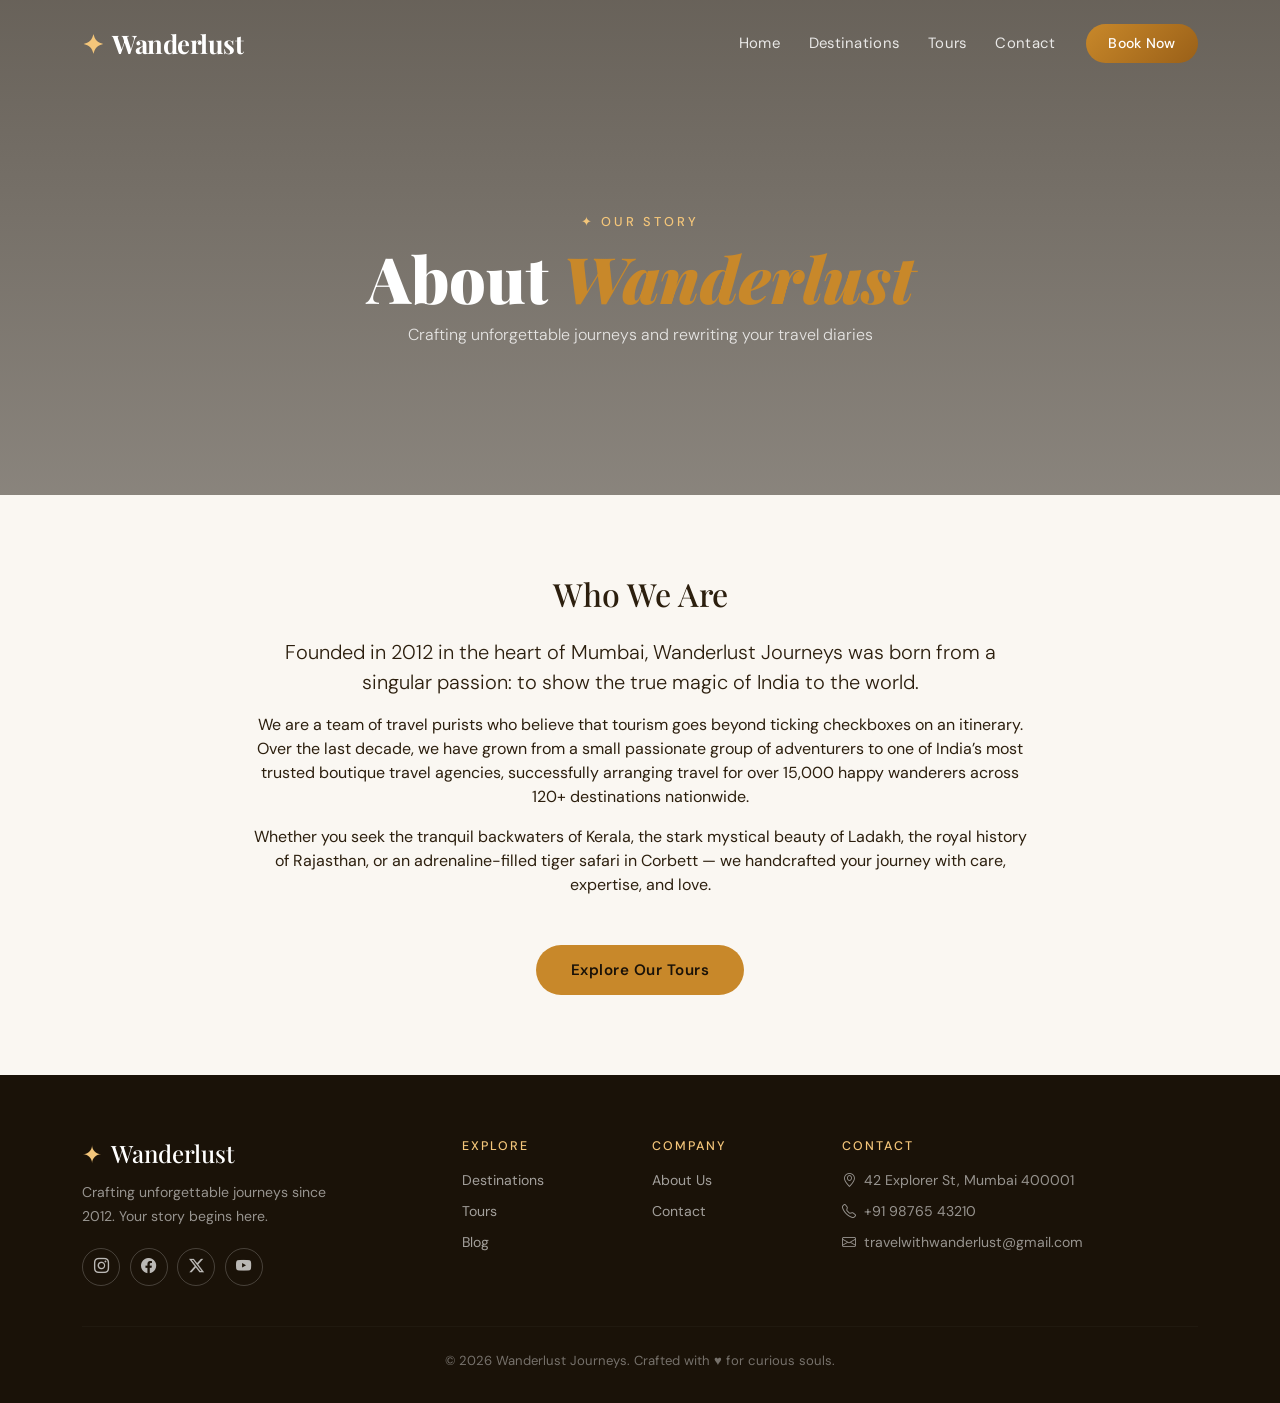
<file: about.html>
<!DOCTYPE html>
<html lang="en">
<head>
  <meta charset="UTF-8" />
  <meta name="viewport" content="width=device-width, initial-scale=1.0" />
  <meta name="description" content="Learn about Wanderlust Journeys, our vision, and why we are passionate about offering unparalleled travel experiences across India since 2012." />
  <title>About Us — Wanderlust Journeys</title>
  <link href="https://cdn.jsdelivr.net/npm/bootstrap@5.3.2/dist/css/bootstrap.min.css" rel="stylesheet"/>
  <link href="https://fonts.googleapis.com/css2?family=Playfair+Display:ital,wght@0,400;0,700;1,400&family=DM+Sans:wght@300;400;500&display=swap" rel="stylesheet"/>
  <link rel="stylesheet" href="https://cdn.jsdelivr.net/npm/bootstrap-icons@1.11.3/font/bootstrap-icons.min.css"/>
  <link rel="stylesheet" href="styles.css"/>
</head>
<body>

<nav class="navbar navbar-expand-lg fixed-top" id="mainNav">
  <div class="container">
    <a class="navbar-brand" href="index.html"><span class="brand-icon">✦</span> Wanderlust</a>
    <button class="navbar-toggler" type="button" data-bs-toggle="collapse" data-bs-target="#navbarNav">
      <span class="navbar-toggler-icon"></span>
    </button>
    <div class="collapse navbar-collapse" id="navbarNav">
      <ul class="navbar-nav ms-auto align-items-center">
        <li class="nav-item"><a class="nav-link" href="index.html">Home</a></li>
        <li class="nav-item"><a class="nav-link" href="destinations.html">Destinations</a></li>
        <li class="nav-item"><a class="nav-link" href="tours.html">Tours</a></li>
        <li class="nav-item"><a class="nav-link" href="contact.html">Contact</a></li>
        <li class="nav-item ms-3"><a class="btn btn-book" href="contact.html">Book Now</a></li>
      </ul>
    </div>
  </div>
</nav>

<section class="page-hero" style="background-image: url('https://images.unsplash.com/photo-1530789253388-582c481c54b0?w=1600')">
  <div class="page-hero-overlay"></div>
  <div class="container text-center page-hero-content">
    <p class="section-tag" style="color:#f4c67a">✦ Our Story</p>
    <h1 class="page-hero-title">About <em>Wanderlust</em></h1>
    <p class="page-hero-sub">Crafting unforgettable journeys and rewriting your travel diaries</p>
  </div>
</section>

<section class="section-pad">
  <div class="container" style="max-width: 800px; text-align: center;">
    <h2>Who We Are</h2>
    <p class="lead mt-4">Founded in 2012 in the heart of Mumbai, Wanderlust Journeys was born from a singular passion: to show the true magic of India to the world.</p>
    <p>We are a team of travel purists who believe that tourism goes beyond ticking checkboxes on an itinerary. Over the last decade, we have grown from a small passionate group of adventurers to one of India’s most trusted boutique travel agencies, successfully arranging travel for over 15,000 happy wanderers across 120+ destinations nationwide.</p>
    <p>Whether you seek the tranquil backwaters of Kerala, the stark mystical beauty of Ladakh, the royal history of Rajasthan, or an adrenaline-filled tiger safari in Corbett — we handcrafted your journey with care, expertise, and love.</p>
    
    <div class="mt-5">
      <a href="tours.html" class="btn btn-hero" style="background-color: var(--accent); color: var(--dark);">Explore Our Tours</a>
    </div>
  </div>
</section>

<footer class="site-footer">
  <div class="container">
    <div class="row g-4">
      <div class="col-lg-4">
        <h4 class="footer-brand"><span class="brand-icon">✦</span> Wanderlust</h4>
        <p class="footer-desc">Crafting unforgettable journeys since 2012. Your story begins here.</p>
        <div class="social-links">
          <a href="#"><i class="bi bi-instagram"></i></a>
          <a href="#"><i class="bi bi-facebook"></i></a>
          <a href="#"><i class="bi bi-twitter-x"></i></a>
          <a href="#"><i class="bi bi-youtube"></i></a>
        </div>
      </div>
      <div class="col-lg-2 col-6">
        <h6 class="footer-heading">Explore</h6>
        <ul class="footer-links">
          <li><a href="destinations.html">Destinations</a></li>
          <li><a href="tours.html">Tours</a></li>
          <li><a href="blog.html">Blog</a></li>
        </ul>
      </div>
      <div class="col-lg-2 col-6">
        <h6 class="footer-heading">Company</h6>
        <ul class="footer-links">
          <li><a href="about.html">About Us</a></li>
          <li><a href="contact.html">Contact</a></li>
        </ul>
      </div>
      <div class="col-lg-4">
        <h6 class="footer-heading">Contact</h6>
        <ul class="footer-links">
          <li><i class="bi bi-geo-alt me-2"></i>42 Explorer St, Mumbai 400001</li>
          <li><i class="bi bi-telephone me-2"></i>+91 98765 43210</li>
          <li><i class="bi bi-envelope me-2"></i>travelwithwanderlust@gmail.com</li>
        </ul>
      </div>
    </div>
    <hr class="footer-hr"/>
    <p class="footer-copy text-center">© 2026 Wanderlust Journeys. Crafted with ♥ for curious souls.</p>
  </div>
</footer>

<script src="https://cdn.jsdelivr.net/npm/bootstrap@5.3.2/dist/js/bootstrap.bundle.min.js"></script>
<script src="scripts.js"></script>
</body>
</html>
</file>
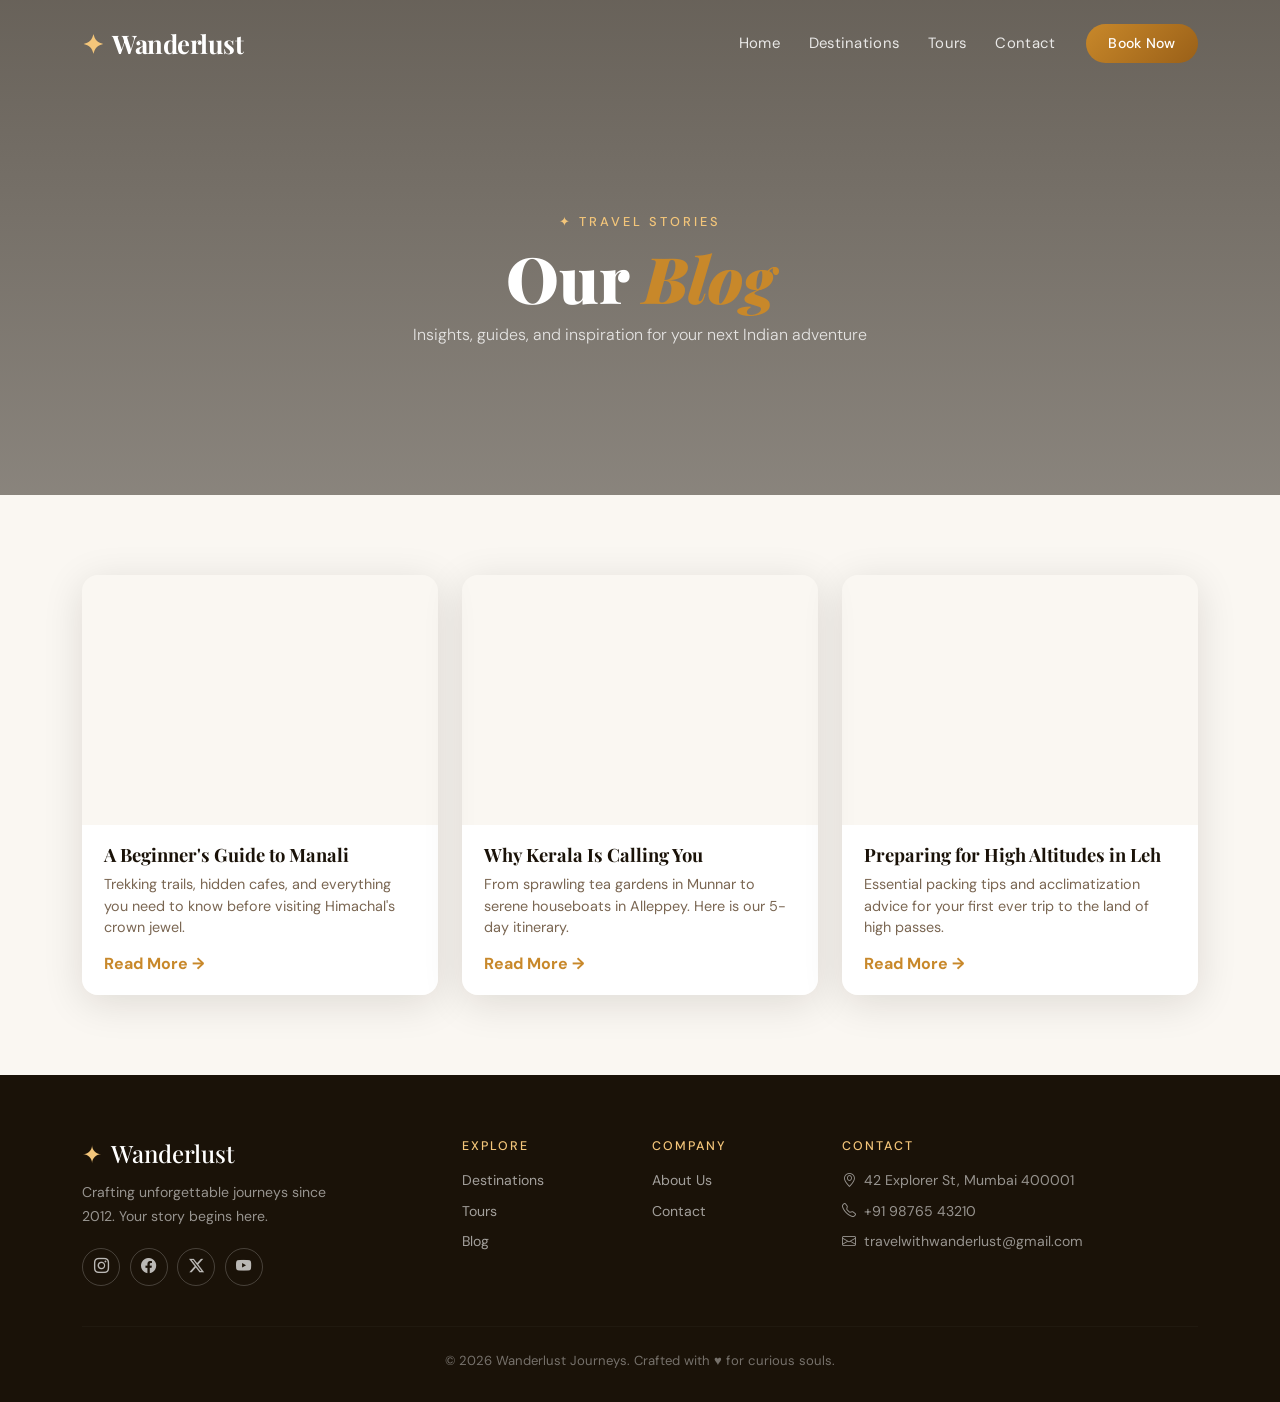
<file: blog.html>
<!DOCTYPE html>
<html lang="en">
<head>
  <meta charset="UTF-8" />
  <meta name="viewport" content="width=device-width, initial-scale=1.0" />
  <meta name="description" content="Read the Wanderlust Journeys blog for inspiring travel stories, inside guides to hidden gems, and expert tips for your Indian vacations." />
  <title>Travel Blog — Wanderlust Journeys</title>
  <link href="https://cdn.jsdelivr.net/npm/bootstrap@5.3.2/dist/css/bootstrap.min.css" rel="stylesheet"/>
  <link href="https://fonts.googleapis.com/css2?family=Playfair+Display:ital,wght@0,400;0,700;1,400&family=DM+Sans:wght@300;400;500&display=swap" rel="stylesheet"/>
  <link rel="stylesheet" href="https://cdn.jsdelivr.net/npm/bootstrap-icons@1.11.3/font/bootstrap-icons.min.css"/>
  <link rel="stylesheet" href="styles.css"/>
</head>
<body>

<nav class="navbar navbar-expand-lg fixed-top" id="mainNav">
  <div class="container">
    <a class="navbar-brand" href="index.html"><span class="brand-icon">✦</span> Wanderlust</a>
    <button class="navbar-toggler" type="button" data-bs-toggle="collapse" data-bs-target="#navbarNav">
      <span class="navbar-toggler-icon"></span>
    </button>
    <div class="collapse navbar-collapse" id="navbarNav">
      <ul class="navbar-nav ms-auto align-items-center">
        <li class="nav-item"><a class="nav-link" href="index.html">Home</a></li>
        <li class="nav-item"><a class="nav-link" href="destinations.html">Destinations</a></li>
        <li class="nav-item"><a class="nav-link" href="tours.html">Tours</a></li>
        <li class="nav-item"><a class="nav-link" href="contact.html">Contact</a></li>
        <li class="nav-item ms-3"><a class="btn btn-book" href="contact.html">Book Now</a></li>
      </ul>
    </div>
  </div>
</nav>

<section class="page-hero" style="background-image: url('https://images.unsplash.com/photo-1504966981333-1c66615b1968?w=1600')">
  <div class="page-hero-overlay"></div>
  <div class="container text-center page-hero-content">
    <p class="section-tag" style="color:#f4c67a">✦ Travel Stories</p>
    <h1 class="page-hero-title">Our <em>Blog</em></h1>
    <p class="page-hero-sub">Insights, guides, and inspiration for your next Indian adventure</p>
  </div>
</section>

<section class="section-pad">
  <div class="container">
    <div class="row g-4">
      
      <div class="col-lg-4 col-md-6">
        <div class="dest-card">
          <div class="dest-img" style="background-image:url('https://images.unsplash.com/photo-1626621341517-bbf3d9990a23?w=600')"></div>
          <div class="dest-info">
            <h4 class="mb-2">A Beginner's Guide to Manali</h4>
            <p style="font-size: 0.9rem;">Trekking trails, hidden cafes, and everything you need to know before visiting Himachal's crown jewel.</p>
            <a href="#" class="text-accent text-decoration-none fw-bold">Read More &rarr;</a>
          </div>
        </div>
      </div>

      <div class="col-lg-4 col-md-6">
        <div class="dest-card">
          <div class="dest-img" style="background-image:url('https://images.unsplash.com/photo-1593693397690-362cb9666fc2?fm=jpg&q=60&w=3000&auto=format&fit=crop&ixlib=rb-4.1.0&ixid=M3wxMjA3fDB8MHxzZWFyY2h8M3x8a2VyYWxhJTIwYmFja3dhdGVyc3xlbnwwfHwwfHx8MA%3D%3D')"></div>
          <div class="dest-info">
            <h4 class="mb-2">Why Kerala Is Calling You</h4>
            <p style="font-size: 0.9rem;">From sprawling tea gardens in Munnar to serene houseboats in Alleppey. Here is our 5-day itinerary.</p>
            <a href="#" class="text-accent text-decoration-none fw-bold">Read More &rarr;</a>
          </div>
        </div>
      </div>

      <div class="col-lg-4 col-md-6">
        <div class="dest-card">
          <div class="dest-img" style="background-image:url('https://images.unsplash.com/photo-1518548419970-58e3b4079ab2?w=600')"></div>
          <div class="dest-info">
            <h4 class="mb-2">Preparing for High Altitudes in Leh</h4>
            <p style="font-size: 0.9rem;">Essential packing tips and acclimatization advice for your first ever trip to the land of high passes.</p>
            <a href="#" class="text-accent text-decoration-none fw-bold">Read More &rarr;</a>
          </div>
        </div>
      </div>

    </div>
  </div>
</section>

<footer class="site-footer">
  <div class="container">
    <div class="row g-4">
      <div class="col-lg-4">
        <h4 class="footer-brand"><span class="brand-icon">✦</span> Wanderlust</h4>
        <p class="footer-desc">Crafting unforgettable journeys since 2012. Your story begins here.</p>
        <div class="social-links">
          <a href="#"><i class="bi bi-instagram"></i></a>
          <a href="#"><i class="bi bi-facebook"></i></a>
          <a href="#"><i class="bi bi-twitter-x"></i></a>
          <a href="#"><i class="bi bi-youtube"></i></a>
        </div>
      </div>
      <div class="col-lg-2 col-6">
        <h6 class="footer-heading">Explore</h6>
        <ul class="footer-links">
          <li><a href="destinations.html">Destinations</a></li>
          <li><a href="tours.html">Tours</a></li>
          <li><a href="blog.html">Blog</a></li>
        </ul>
      </div>
      <div class="col-lg-2 col-6">
        <h6 class="footer-heading">Company</h6>
        <ul class="footer-links">
          <li><a href="about.html">About Us</a></li>
          <li><a href="contact.html">Contact</a></li>
        </ul>
      </div>
      <div class="col-lg-4">
        <h6 class="footer-heading">Contact</h6>
        <ul class="footer-links">
          <li><i class="bi bi-geo-alt me-2"></i>42 Explorer St, Mumbai 400001</li>
          <li><i class="bi bi-telephone me-2"></i>+91 98765 43210</li>
          <li><i class="bi bi-envelope me-2"></i>travelwithwanderlust@gmail.com</li>
        </ul>
      </div>
    </div>
    <hr class="footer-hr"/>
    <p class="footer-copy text-center">© 2026 Wanderlust Journeys. Crafted with ♥ for curious souls.</p>
  </div>
</footer>

<script src="https://cdn.jsdelivr.net/npm/bootstrap@5.3.2/dist/js/bootstrap.bundle.min.js"></script>
<script src="scripts.js"></script>
</body>
</html>
</file>
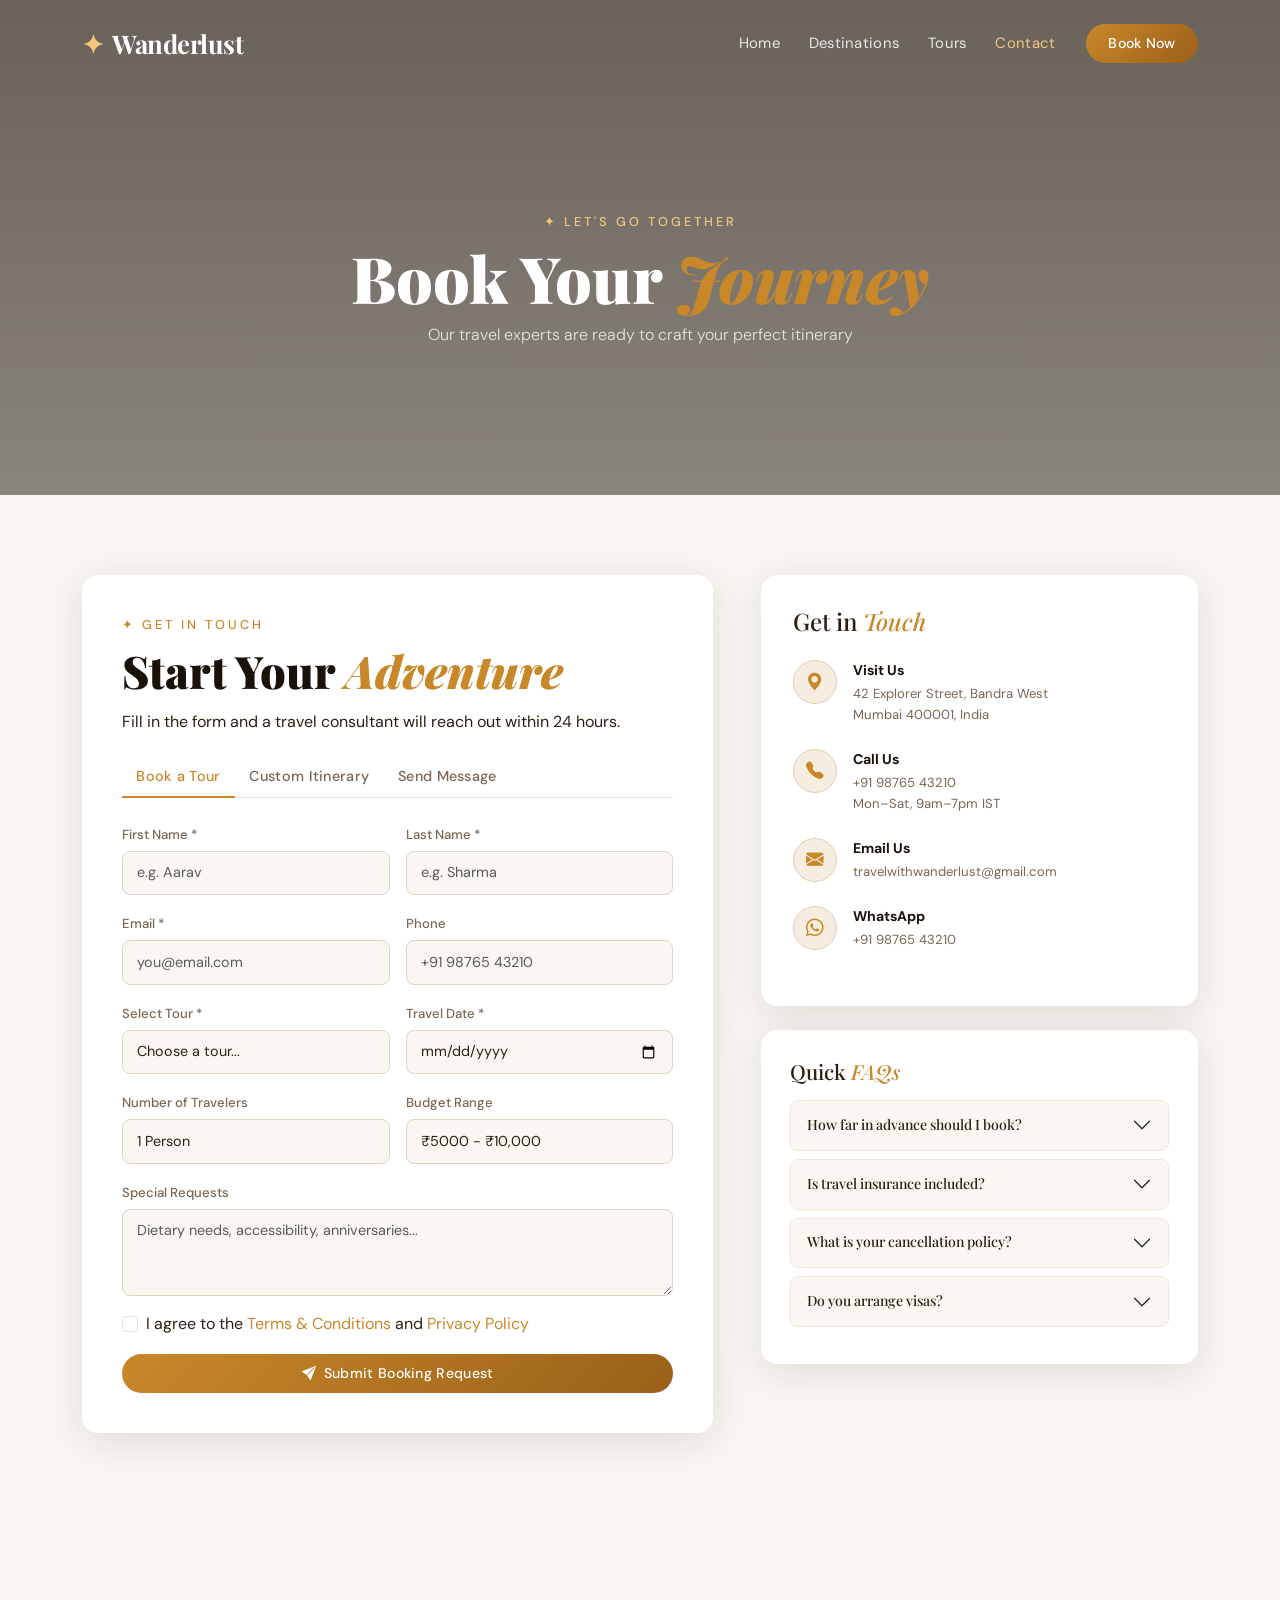
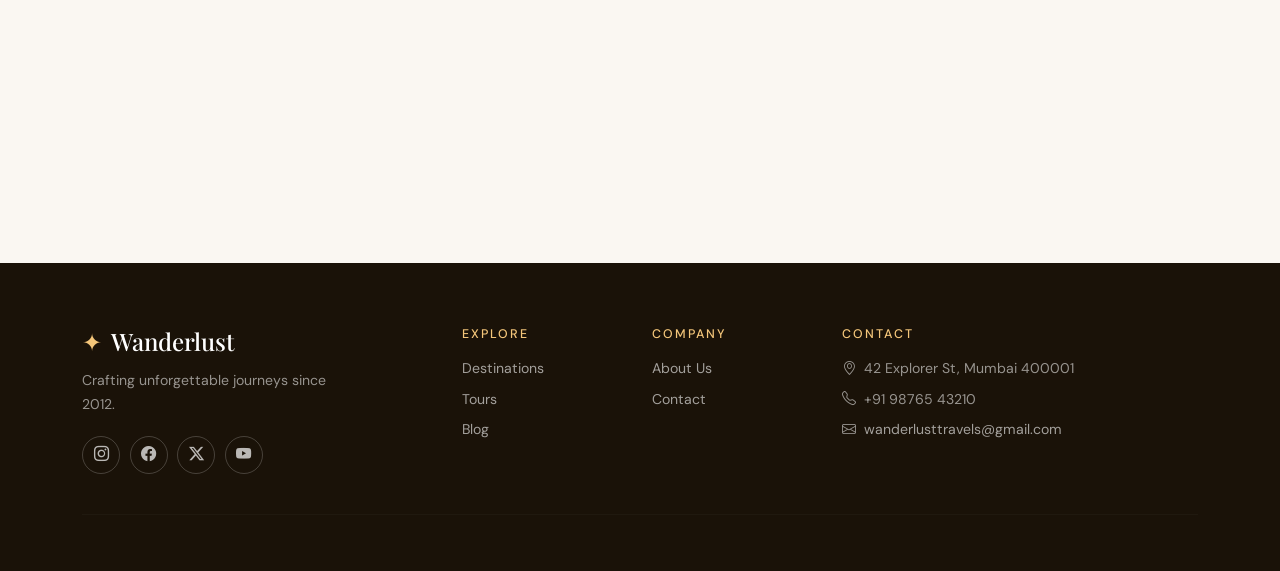
<file: contact.html>
<!DOCTYPE html>
<html lang="en">
<head>
  <meta charset="UTF-8" />
  <meta name="viewport" content="width=device-width, initial-scale=1.0" />
  <meta name="description" content="Get in touch with Wanderlust Journeys. Book your dream India tour, request a custom itinerary, or send us a message. Our travel experts are here to help." />
  <title>Contact & Book — Wanderlust Journeys</title>
  <link href="https://cdn.jsdelivr.net/npm/bootstrap@5.3.2/dist/css/bootstrap.min.css" rel="stylesheet"/>
  <link href="https://fonts.googleapis.com/css2?family=Playfair+Display:ital,wght@0,400;0,700;0,900;1,400&family=DM+Sans:wght@300;400;500&display=swap" rel="stylesheet"/>
  <link rel="stylesheet" href="https://cdn.jsdelivr.net/npm/bootstrap-icons@1.11.3/font/bootstrap-icons.min.css"/>
  <link rel="stylesheet" href="styles.css"/>
   <link rel="icon" type="image/x-icon" href="./images/favicon.ico">
</head>
<body>

<nav class="navbar navbar-expand-lg fixed-top" id="mainNav">
  <div class="container">
    <a class="navbar-brand" href="index.html"><span class="brand-icon">✦</span> Wanderlust</a>
    <button class="navbar-toggler" type="button" data-bs-toggle="collapse" data-bs-target="#navbarNav">
      <span class="navbar-toggler-icon"></span>
    </button>
    <div class="collapse navbar-collapse" id="navbarNav">
      <ul class="navbar-nav ms-auto align-items-center">
        <li class="nav-item"><a class="nav-link" href="index.html">Home</a></li>
        <li class="nav-item"><a class="nav-link" href="destinations.html">Destinations</a></li>
        <li class="nav-item"><a class="nav-link" href="tours.html">Tours</a></li>
        <li class="nav-item"><a class="nav-link active" href="contact.html">Contact</a></li>
        <li class="nav-item ms-3"><a class="btn btn-book" href="contact.html">Book Now</a></li>
      </ul>
    </div>
  </div>
</nav>

<!-- PAGE HERO -->
<section class="page-hero" style="background-image: url('https://images.unsplash.com/photo-1522199755839-a2bacb67c546?w=1600')">
  <div class="page-hero-overlay"></div>
  <div class="container text-center page-hero-content">
    <p class="section-tag" style="color:#f4c67a">✦ Let's Go Together</p>
    <h1 class="page-hero-title">Book Your <em>Journey</em></h1>
    <p class="page-hero-sub">Our travel experts are ready to craft your perfect itinerary</p>
  </div>
</section>

<!-- CONTACT SECTION -->
<section class="section-pad">
  <div class="container">
    <div class="row g-5 align-items-start">

      <!-- BOOKING FORM -->
      <div class="col-lg-7">
        <div class="contact-form-card">
          <div class="mb-4">
            <p class="section-tag">✦ Get in Touch</p>
            <h2 class="section-title">Start Your <em>Adventure</em></h2>
            <p>Fill in the form and a travel consultant will reach out within 24 hours.</p>
          </div>

          <!-- Booking Tabs -->
          <ul class="nav nav-tabs form-tabs mb-4" id="bookingTabs">
            <li class="nav-item">
              <button class="nav-link active" data-bs-toggle="tab" data-bs-target="#bookTour">Book a Tour</button>
            </li>
            <li class="nav-item">
              <button class="nav-link" data-bs-toggle="tab" data-bs-target="#customTrip">Custom Itinerary</button>
            </li>
            <li class="nav-item">
              <button class="nav-link" data-bs-toggle="tab" data-bs-target="#enquiry">Send Message</button>
            </li>
          </ul>

          <div class="tab-content">
            <!-- Book a Tour -->
            <div class="tab-pane fade show active" id="bookTour">
              <form id="bookingForm" novalidate>
                <div class="row g-3">
                  <div class="col-md-6">
                    <label class="form-label">First Name *</label>
                    <input type="text" class="form-control form-input" placeholder="e.g. Aarav" required/>
                  </div>
                  <div class="col-md-6">
                    <label class="form-label">Last Name *</label>
                    <input type="text" class="form-control form-input" placeholder="e.g. Sharma" required/>
                  </div>
                  <div class="col-md-6">
                    <label class="form-label">Email *</label>
                    <input type="email" class="form-control form-input" placeholder="you@email.com" required/>
                  </div>
                  <div class="col-md-6">
                    <label class="form-label">Phone</label>
                    <input type="tel" class="form-control form-input" placeholder="+91 98765 43210"/>
                  </div>
                  <div class="col-md-6">
                    <label class="form-label">Select Tour *</label>
                    <select class="form-select form-input" required>
                      <option value="">Choose a tour...</option>
                      <option>Ladakh Odyssey</option>
                      <option>Manali & Solang Valley</option>
                      <option>Alleppey Houseboat</option>
                      <option>Royal Jaipur Tour</option>
                      <option>Goa Tropical Escape</option>
                      <option>Ranthambore Safari</option>
                      <option>Darjeeling & Gangtok</option>
                      <option>Varanasi & Sarnath</option>
                      <option>Andaman Escapade</option>
                      <option>Kaziranga Safari</option>
                    </select>
                  </div>
                  <div class="col-md-6">
                    <label class="form-label">Travel Date *</label>
                    <input type="date" class="form-control form-input" required/>
                  </div>
                  <div class="col-md-6">
                    <label class="form-label">Number of Travelers</label>
                    <select class="form-select form-input">
                      <option>1 Person</option>
                      <option>2 People</option>
                      <option>3-5 People</option>
                      <option>6-10 People</option>
                      <option>11+ People</option>
                    </select>
                  </div>
                  <div class="col-md-6">
                    <label class="form-label">Budget Range</label>
                    <select class="form-select form-input">
                      <option>₹5000 - ₹10,000</option>
                      <option>₹10,000 - ₹50,000</option>
                      <option>₹50,000 - ₹1,00,000</option>
                      <option>₹1,00,000+</option>
                    </select>
                  </div>
                  <div class="col-12">
                    <label class="form-label">Special Requests</label>
                    <textarea class="form-control form-input" rows="3" placeholder="Dietary needs, accessibility, anniversaries..."></textarea>
                  </div>
                  <div class="col-12">
                    <div class="form-check">
                      <input class="form-check-input" type="checkbox" id="agreeCheck" required/>
                      <label class="form-check-label" for="agreeCheck">
                        I agree to the <a href="terms.html" class="text-accent">Terms & Conditions</a> and <a href="privacy.html" class="text-accent">Privacy Policy</a>
                      </label>
                    </div>
                  </div>
                  <div class="col-12">
                    <button type="submit" class="btn btn-book w-100 btn-lg" id="submitBtn">
                      <i class="bi bi-send-fill me-2"></i>Submit Booking Request
                    </button>
                  </div>
                </div>
              </form>
              <!-- Success Message (hidden) -->
              <div id="successMsg" class="success-msg d-none">
                <div class="text-center">
                  <div class="success-icon">✓</div>
                  <h4>Booking Request Received!</h4>
                  <p>We'll contact you within 24 hours to confirm your dream adventure.</p>
                </div>
              </div>
            </div>

            <!-- Custom Trip -->
            <div class="tab-pane fade" id="customTrip">
              <form>
                <div class="row g-3">
                  <div class="col-md-6">
                    <label class="form-label">Your Name *</label>
                    <input type="text" class="form-control form-input" placeholder="Full name" required/>
                  </div>
                  <div class="col-md-6">
                    <label class="form-label">Email *</label>
                    <input type="email" class="form-control form-input" placeholder="you@email.com" required/>
                  </div>
                  <div class="col-12">
                    <label class="form-label">Dream Destinations</label>
                    <input type="text" class="form-control form-input" placeholder="E.g. Japan, New Zealand, Iceland..."/>
                  </div>
                  <div class="col-md-6">
                    <label class="form-label">Trip Duration</label>
                    <select class="form-select form-input">
                      <option>3-5 Days</option>
                      <option>1 Week</option>
                      <option>2 Weeks</option>
                      <option>3+ Weeks</option>
                    </select>
                  </div>
                  <div class="col-md-6">
                    <label class="form-label">Travel Style</label>
                    <select class="form-select form-input">
                      <option>Adventure & Hiking</option>
                      <option>Luxury & Relaxation</option>
                      <option>Cultural Immersion</option>
                      <option>Beach & Island</option>
                      <option>Family Fun</option>
                    </select>
                  </div>
                  <div class="col-12">
                    <label class="form-label">Tell us about your dream trip</label>
                    <textarea class="form-control form-input" rows="4" placeholder="Share your vision — the more detail, the better we can craft it..."></textarea>
                  </div>
                  <div class="col-12">
                    <button type="submit" class="btn btn-book w-100">Request Custom Itinerary</button>
                  </div>
                </div>
              </form>
            </div>

            <!-- Enquiry -->
            <div class="tab-pane fade" id="enquiry">
              <form>
                <div class="row g-3">
                  <div class="col-md-6">
                    <label class="form-label">Name *</label>
                    <input type="text" class="form-control form-input" required/>
                  </div>
                  <div class="col-md-6">
                    <label class="form-label">Email *</label>
                    <input type="email" class="form-control form-input" required/>
                  </div>
                  <div class="col-12">
                    <label class="form-label">Subject</label>
                    <input type="text" class="form-control form-input" placeholder="What's on your mind?"/>
                  </div>
                  <div class="col-12">
                    <label class="form-label">Message</label>
                    <textarea class="form-control form-input" rows="5" placeholder="Ask us anything..."></textarea>
                  </div>
                  <div class="col-12">
                    <button type="submit" class="btn btn-book w-100">Send Message</button>
                  </div>
                </div>
              </form>
            </div>
          </div>
        </div>
      </div>

      <!-- CONTACT INFO SIDEBAR -->
      <div class="col-lg-5">
        <div class="contact-info-col">
          <div class="contact-info-card mb-4">
            <h4 class="mb-4">Get in <em>Touch</em></h4>
            <div class="contact-item">
              <div class="contact-icon"><i class="bi bi-geo-alt-fill"></i></div>
              <div>
                <strong>Visit Us</strong>
                <p>42 Explorer Street, Bandra West<br>Mumbai 400001, India</p>
              </div>
            </div>
            <div class="contact-item">
              <div class="contact-icon"><i class="bi bi-telephone-fill"></i></div>
              <div>
                <strong>Call Us</strong>
                <p>+91 98765 43210<br>Mon–Sat, 9am–7pm IST</p>
              </div>
            </div>
            <div class="contact-item">
              <div class="contact-icon"><i class="bi bi-envelope-fill"></i></div>
              <div>
                <strong>Email Us</strong>
                <p>travelwithwanderlust@gmail.com</p>
              </div>
            </div>
            <div class="contact-item">
              <div class="contact-icon"><i class="bi bi-whatsapp"></i></div>
              <div>
                <strong>WhatsApp</strong>
                <p>+91 98765 43210</p>
              </div>
            </div>
          </div>

          <!-- FAQ ACCORDION -->
          <div class="faq-card">
            <h5 class="mb-3">Quick <em>FAQs</em></h5>
            <div class="accordion" id="faqAccordion">
              <div class="accordion-item faq-item">
                <h2 class="accordion-header">
                  <button class="accordion-button faq-btn collapsed" type="button" data-bs-toggle="collapse" data-bs-target="#faq1">
                    How far in advance should I book?
                  </button>
                </h2>
                <div id="faq1" class="accordion-collapse collapse" data-bs-parent="#faqAccordion">
                  <div class="accordion-body faq-body">We recommend booking at least 6-8 weeks in advance for popular destinations, especially during peak seasons. Some luxury and limited-capacity tours require 3+ months notice.</div>
                </div>
              </div>
              <div class="accordion-item faq-item">
                <h2 class="accordion-header">
                  <button class="accordion-button faq-btn collapsed" type="button" data-bs-toggle="collapse" data-bs-target="#faq2">
                    Is travel insurance included?
                  </button>
                </h2>
                <div id="faq2" class="accordion-collapse collapse" data-bs-parent="#faqAccordion">
                  <div class="accordion-body faq-body">Basic travel insurance is included in all packages. We strongly recommend upgrading to comprehensive coverage for adventure tours. We can arrange this at booking.</div>
                </div>
              </div>
              <div class="accordion-item faq-item">
                <h2 class="accordion-header">
                  <button class="accordion-button faq-btn collapsed" type="button" data-bs-toggle="collapse" data-bs-target="#faq3">
                    What is your cancellation policy?
                  </button>
                </h2>
                <div id="faq3" class="accordion-collapse collapse" data-bs-parent="#faqAccordion">
                  <div class="accordion-body faq-body">Free cancellation up to 30 days before departure. 50% refund between 15-30 days. No refund within 14 days. We offer flexible rebooking with no extra charge.</div>
                </div>
              </div>
              <div class="accordion-item faq-item">
                <h2 class="accordion-header">
                  <button class="accordion-button faq-btn collapsed" type="button" data-bs-toggle="collapse" data-bs-target="#faq4">
                    Do you arrange visas?
                  </button>
                </h2>
                <div id="faq4" class="accordion-collapse collapse" data-bs-parent="#faqAccordion">
                  <div class="accordion-body faq-body">Yes! Our team handles visa applications and documentation for all our tour packages. We guide you through the entire process for stress-free travel.</div>
                </div>
              </div>
            </div>
          </div>
        </div>
      </div>
    </div>
  </div>
</section>

<!-- MAP PLACEHOLDER -->
<div class="map-section">
  <iframe
    src="https://www.google.com/maps/embed?pb=!1m18!1m12!1m3!1d3771.7926258024646!2d72.8274559!3d19.0596004!2m3!1f0!2f0!3f0!3m2!1i1024!2i768!4f13.1!3m3!1m2!1s0x3be7c9c676018b43%3A0x75f29a4205098f99!2sBandra%20West%2C%20Mumbai!5e0!3m2!1sen!2sin!4v1234567890"
    width="100%" height="350" style="border:0;" allowfullscreen="" loading="lazy">
  </iframe>
</div>

<!-- FOOTER -->
<footer class="site-footer">
  <div class="container">
    <div class="row g-4">
      <div class="col-lg-4">
        <h4 class="footer-brand"><span class="brand-icon">✦</span> Wanderlust</h4>
        <p class="footer-desc">Crafting unforgettable journeys since 2012.</p>
        <div class="social-links">
          <a href="#"><i class="bi bi-instagram"></i></a>
          <a href="#"><i class="bi bi-facebook"></i></a>
          <a href="#"><i class="bi bi-twitter-x"></i></a>
          <a href="#"><i class="bi bi-youtube"></i></a>
        </div>
      </div>
      <div class="col-lg-2 col-6">
        <h6 class="footer-heading">Explore</h6>
        <ul class="footer-links">
          <li><a href="destinations.html">Destinations</a></li>
          <li><a href="tours.html">Tours</a></li>
          <li><a href="blog.html">Blog</a></li>
        </ul>
      </div>
      <div class="col-lg-2 col-6">
        <h6 class="footer-heading">Company</h6>
        <ul class="footer-links">
          <li><a href="about.html">About Us</a></li>
          <li><a href="contact.html">Contact</a></li>
        </ul>
      </div>
      <div class="col-lg-4">
        <h6 class="footer-heading">Contact</h6>
        <ul class="footer-links">
          <li><i class="bi bi-geo-alt me-2"></i>42 Explorer St, Mumbai 400001</li>
          <li><i class="bi bi-telephone me-2"></i>+91 98765 43210</li>
          <li><i class="bi bi-envelope me-2"></i><a href="/cdn-cgi/l/email-protection" class="__cf_email__" data-cfemail="3f575a5353507f485e515b5a4d534a4c4b55504a4d515a464c115c5052">wanderlusttravels@gmail.com</a></li>
        </ul>
      </div>
    </div>
    <hr class="footer-hr"/>
    
    <script src="https://cdn.jsdelivr.net/npm/bootstrap@5.3.2/dist/js/bootstrap.bundle.min.js"></script>

  <script>
    const form = document.getElementById('bookingForm');
    if(form) {
      form.addEventListener('submit', function(e) {
        e.preventDefault();
        if (form.checkValidity()) {
          form.classList.add('d-none');
          document.getElementById('successMsg').classList.remove('d-none');
        }
        form.classList.add('was-validated');
      });
    }
  </script>
</body>
</html>
</file>
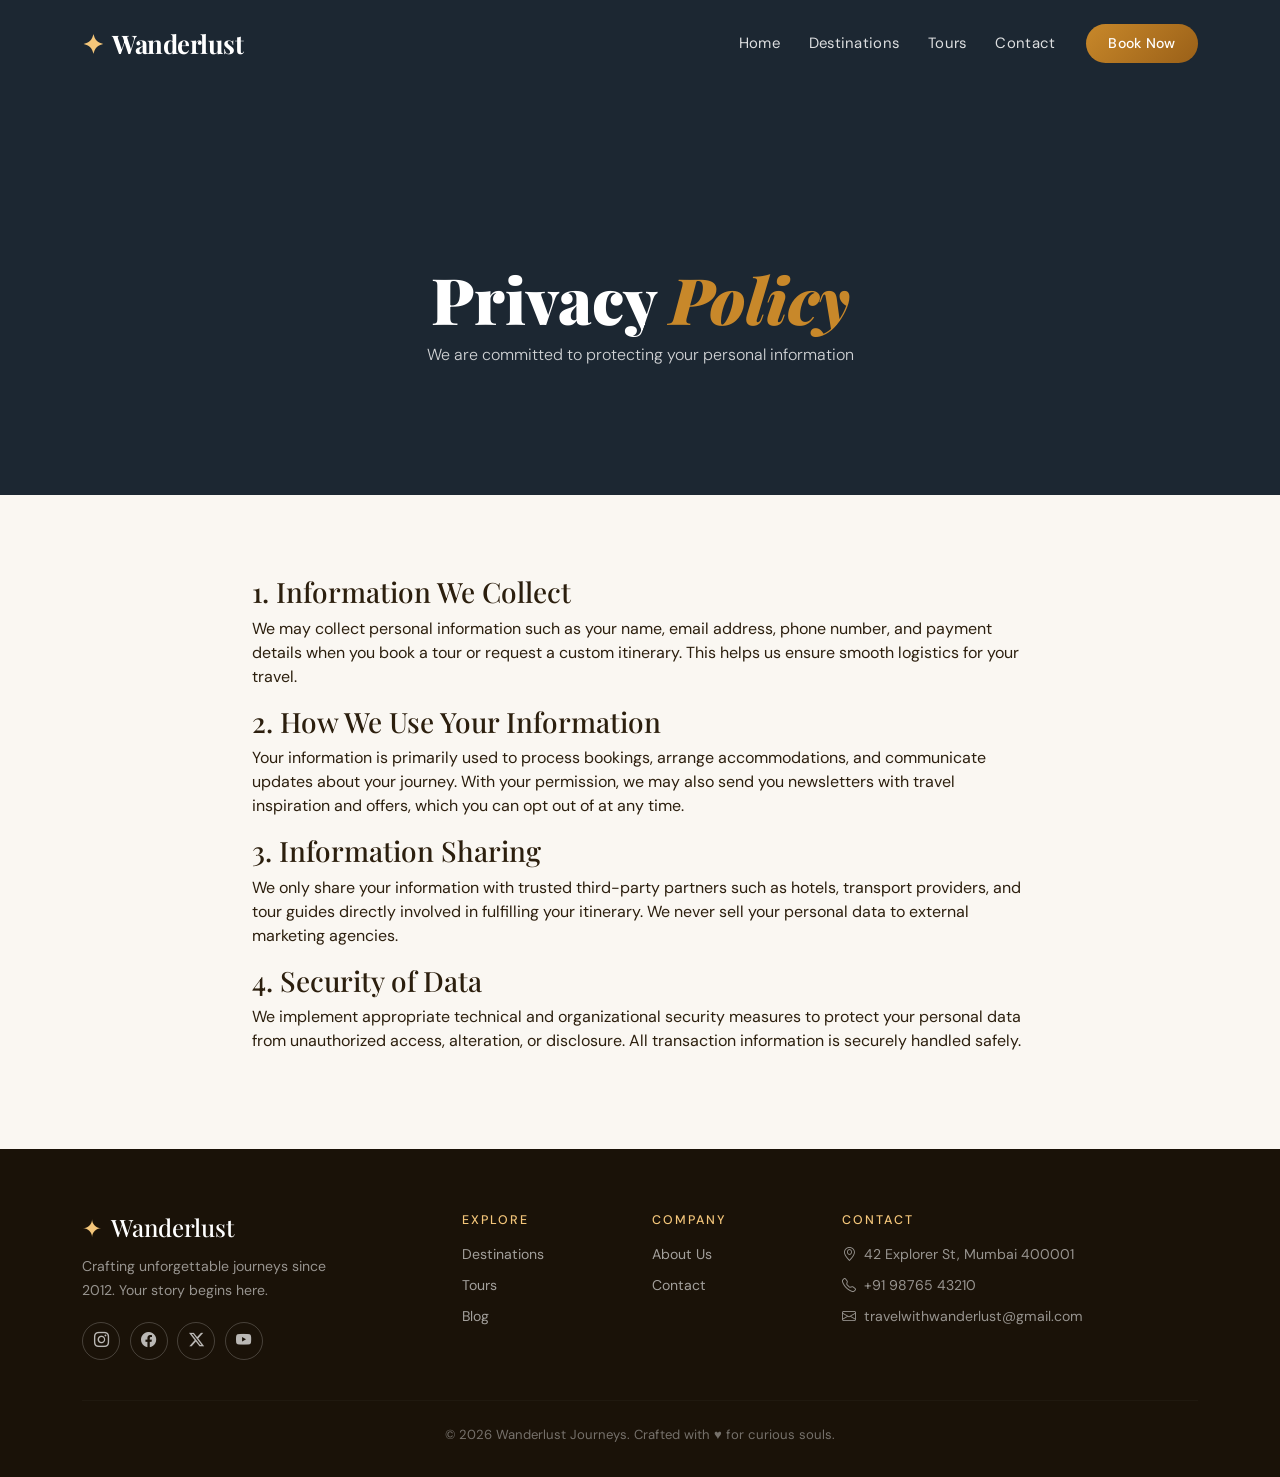
<file: privacy.html>
<!DOCTYPE html>
<html lang="en">
<head>
  <meta charset="UTF-8" />
  <meta name="viewport" content="width=device-width, initial-scale=1.0" />
  <meta name="description" content="Learn how Wanderlust Journeys handles, protects, and respects your personal data and privacy." />
  <title>Privacy Policy — Wanderlust Journeys</title>
  <link href="https://cdn.jsdelivr.net/npm/bootstrap@5.3.2/dist/css/bootstrap.min.css" rel="stylesheet"/>
  <link href="https://fonts.googleapis.com/css2?family=Playfair+Display:ital,wght@0,400;0,700;1,400&family=DM+Sans:wght@300;400;500&display=swap" rel="stylesheet"/>
  <link rel="stylesheet" href="https://cdn.jsdelivr.net/npm/bootstrap-icons@1.11.3/font/bootstrap-icons.min.css"/>
  <link rel="stylesheet" href="styles.css"/>
</head>
<body>

<nav class="navbar navbar-expand-lg fixed-top" id="mainNav">
  <div class="container">
    <a class="navbar-brand" href="index.html"><span class="brand-icon">✦</span> Wanderlust</a>
    <button class="navbar-toggler" type="button" data-bs-toggle="collapse" data-bs-target="#navbarNav">
      <span class="navbar-toggler-icon"></span>
    </button>
    <div class="collapse navbar-collapse" id="navbarNav">
      <ul class="navbar-nav ms-auto align-items-center">
        <li class="nav-item"><a class="nav-link" href="index.html">Home</a></li>
        <li class="nav-item"><a class="nav-link" href="destinations.html">Destinations</a></li>
        <li class="nav-item"><a class="nav-link" href="tours.html">Tours</a></li>
        <li class="nav-item"><a class="nav-link" href="contact.html">Contact</a></li>
        <li class="nav-item ms-3"><a class="btn btn-book" href="contact.html">Book Now</a></li>
      </ul>
    </div>
  </div>
</nav>

<section class="page-hero" style="background-color: #1c2732; padding: 150px 0 80px 0;">
  <div class="container text-center page-hero-content">
    <h1 class="page-hero-title">Privacy <em>Policy</em></h1>
    <p class="page-hero-sub">We are committed to protecting your personal information</p>
  </div>
</section>

<section class="section-pad">
  <div class="container" style="max-width: 800px;">
    <h3>1. Information We Collect</h3>
    <p>We may collect personal information such as your name, email address, phone number, and payment details when you book a tour or request a custom itinerary. This helps us ensure smooth logistics for your travel.</p>
    
    <h3>2. How We Use Your Information</h3>
    <p>Your information is primarily used to process bookings, arrange accommodations, and communicate updates about your journey. With your permission, we may also send you newsletters with travel inspiration and offers, which you can opt out of at any time.</p>

    <h3>3. Information Sharing</h3>
    <p>We only share your information with trusted third-party partners such as hotels, transport providers, and tour guides directly involved in fulfilling your itinerary. We never sell your personal data to external marketing agencies.</p>

    <h3>4. Security of Data</h3>
    <p>We implement appropriate technical and organizational security measures to protect your personal data from unauthorized access, alteration, or disclosure. All transaction information is securely handled safely.</p>
  </div>
</section>

<footer class="site-footer">
  <div class="container">
    <div class="row g-4">
      <div class="col-lg-4">
        <h4 class="footer-brand"><span class="brand-icon">✦</span> Wanderlust</h4>
        <p class="footer-desc">Crafting unforgettable journeys since 2012. Your story begins here.</p>
        <div class="social-links">
          <a href="#"><i class="bi bi-instagram"></i></a>
          <a href="#"><i class="bi bi-facebook"></i></a>
          <a href="#"><i class="bi bi-twitter-x"></i></a>
          <a href="#"><i class="bi bi-youtube"></i></a>
        </div>
      </div>
      <div class="col-lg-2 col-6">
        <h6 class="footer-heading">Explore</h6>
        <ul class="footer-links">
          <li><a href="destinations.html">Destinations</a></li>
          <li><a href="tours.html">Tours</a></li>
          <li><a href="blog.html">Blog</a></li>
        </ul>
      </div>
      <div class="col-lg-2 col-6">
        <h6 class="footer-heading">Company</h6>
        <ul class="footer-links">
          <li><a href="about.html">About Us</a></li>
          <li><a href="contact.html">Contact</a></li>
        </ul>
      </div>
      <div class="col-lg-4">
        <h6 class="footer-heading">Contact</h6>
        <ul class="footer-links">
          <li><i class="bi bi-geo-alt me-2"></i>42 Explorer St, Mumbai 400001</li>
          <li><i class="bi bi-telephone me-2"></i>+91 98765 43210</li>
          <li><i class="bi bi-envelope me-2"></i>travelwithwanderlust@gmail.com</li>
        </ul>
      </div>
    </div>
    <hr class="footer-hr"/>
    <p class="footer-copy text-center">© 2026 Wanderlust Journeys. Crafted with ♥ for curious souls.</p>
  </div>
</footer>

<script src="https://cdn.jsdelivr.net/npm/bootstrap@5.3.2/dist/js/bootstrap.bundle.min.js"></script>
<script src="scripts.js"></script>
</body>
</html>
</file>
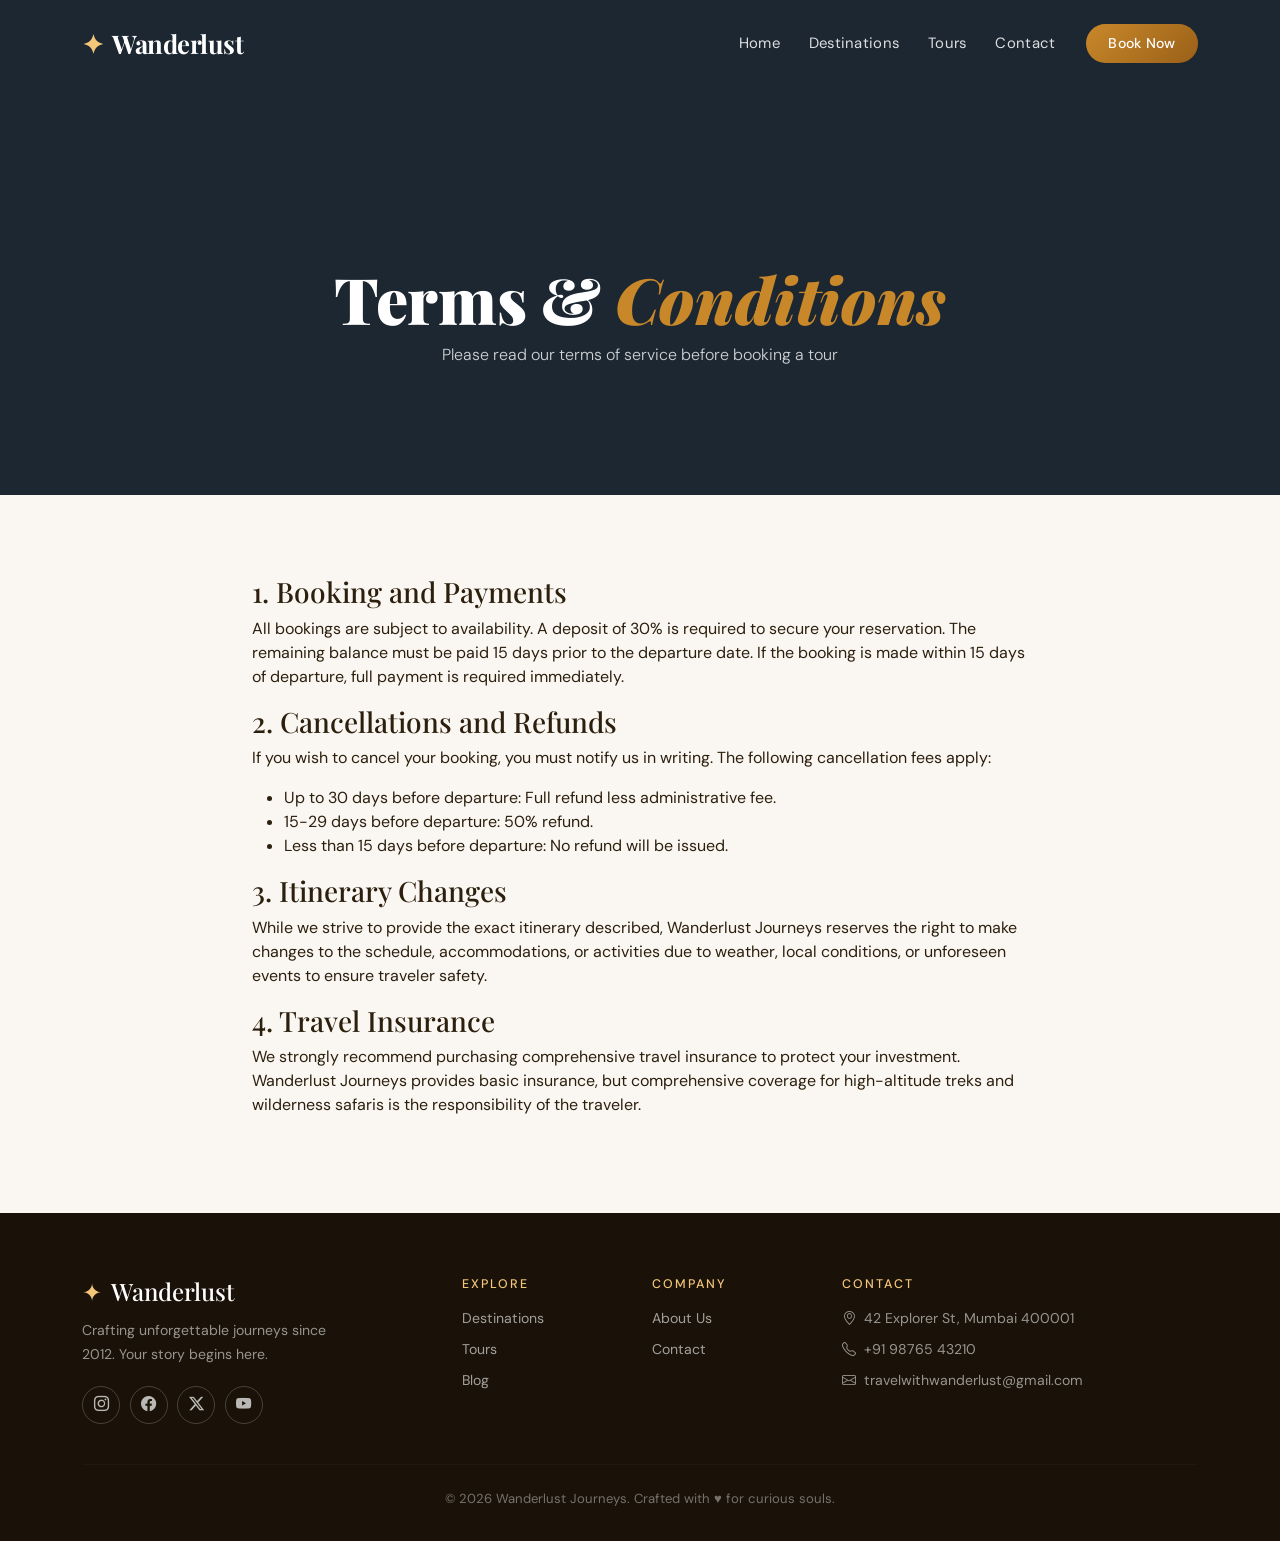
<file: terms.html>
<!DOCTYPE html>
<html lang="en">
<head>
  <meta charset="UTF-8" />
  <meta name="viewport" content="width=device-width, initial-scale=1.0" />
  <meta name="description" content="Review the Terms and Conditions for booking tours and travel services with Wanderlust Journeys." />
  <title>Terms & Conditions — Wanderlust Journeys</title>
  <link href="https://cdn.jsdelivr.net/npm/bootstrap@5.3.2/dist/css/bootstrap.min.css" rel="stylesheet"/>
  <link href="https://fonts.googleapis.com/css2?family=Playfair+Display:ital,wght@0,400;0,700;1,400&family=DM+Sans:wght@300;400;500&display=swap" rel="stylesheet"/>
  <link rel="stylesheet" href="https://cdn.jsdelivr.net/npm/bootstrap-icons@1.11.3/font/bootstrap-icons.min.css"/>
  <link rel="stylesheet" href="styles.css"/>
</head>
<body>

<nav class="navbar navbar-expand-lg fixed-top" id="mainNav">
  <div class="container">
    <a class="navbar-brand" href="index.html"><span class="brand-icon">✦</span> Wanderlust</a>
    <button class="navbar-toggler" type="button" data-bs-toggle="collapse" data-bs-target="#navbarNav">
      <span class="navbar-toggler-icon"></span>
    </button>
    <div class="collapse navbar-collapse" id="navbarNav">
      <ul class="navbar-nav ms-auto align-items-center">
        <li class="nav-item"><a class="nav-link" href="index.html">Home</a></li>
        <li class="nav-item"><a class="nav-link" href="destinations.html">Destinations</a></li>
        <li class="nav-item"><a class="nav-link" href="tours.html">Tours</a></li>
        <li class="nav-item"><a class="nav-link" href="contact.html">Contact</a></li>
        <li class="nav-item ms-3"><a class="btn btn-book" href="contact.html">Book Now</a></li>
      </ul>
    </div>
  </div>
</nav>

<section class="page-hero" style="background-color: #1c2732; padding: 150px 0 80px 0;">
  <div class="container text-center page-hero-content">
    <h1 class="page-hero-title">Terms & <em>Conditions</em></h1>
    <p class="page-hero-sub">Please read our terms of service before booking a tour</p>
  </div>
</section>

<section class="section-pad">
  <div class="container" style="max-width: 800px;">
    <h3>1. Booking and Payments</h3>
    <p>All bookings are subject to availability. A deposit of 30% is required to secure your reservation. The remaining balance must be paid 15 days prior to the departure date. If the booking is made within 15 days of departure, full payment is required immediately.</p>
    
    <h3>2. Cancellations and Refunds</h3>
    <p>If you wish to cancel your booking, you must notify us in writing. The following cancellation fees apply:</p>
    <ul>
      <li>Up to 30 days before departure: Full refund less administrative fee.</li>
      <li>15-29 days before departure: 50% refund.</li>
      <li>Less than 15 days before departure: No refund will be issued.</li>
    </ul>

    <h3>3. Itinerary Changes</h3>
    <p>While we strive to provide the exact itinerary described, Wanderlust Journeys reserves the right to make changes to the schedule, accommodations, or activities due to weather, local conditions, or unforeseen events to ensure traveler safety.</p>

    <h3>4. Travel Insurance</h3>
    <p>We strongly recommend purchasing comprehensive travel insurance to protect your investment. Wanderlust Journeys provides basic insurance, but comprehensive coverage for high-altitude treks and wilderness safaris is the responsibility of the traveler.</p>
  </div>
</section>

<footer class="site-footer">
  <div class="container">
    <div class="row g-4">
      <div class="col-lg-4">
        <h4 class="footer-brand"><span class="brand-icon">✦</span> Wanderlust</h4>
        <p class="footer-desc">Crafting unforgettable journeys since 2012. Your story begins here.</p>
        <div class="social-links">
          <a href="#"><i class="bi bi-instagram"></i></a>
          <a href="#"><i class="bi bi-facebook"></i></a>
          <a href="#"><i class="bi bi-twitter-x"></i></a>
          <a href="#"><i class="bi bi-youtube"></i></a>
        </div>
      </div>
      <div class="col-lg-2 col-6">
        <h6 class="footer-heading">Explore</h6>
        <ul class="footer-links">
          <li><a href="destinations.html">Destinations</a></li>
          <li><a href="tours.html">Tours</a></li>
          <li><a href="blog.html">Blog</a></li>
        </ul>
      </div>
      <div class="col-lg-2 col-6">
        <h6 class="footer-heading">Company</h6>
        <ul class="footer-links">
          <li><a href="about.html">About Us</a></li>
          <li><a href="contact.html">Contact</a></li>
        </ul>
      </div>
      <div class="col-lg-4">
        <h6 class="footer-heading">Contact</h6>
        <ul class="footer-links">
          <li><i class="bi bi-geo-alt me-2"></i>42 Explorer St, Mumbai 400001</li>
          <li><i class="bi bi-telephone me-2"></i>+91 98765 43210</li>
          <li><i class="bi bi-envelope me-2"></i>travelwithwanderlust@gmail.com</li>
        </ul>
      </div>
    </div>
    <hr class="footer-hr"/>
    <p class="footer-copy text-center">© 2026 Wanderlust Journeys. Crafted with ♥ for curious souls.</p>
  </div>
</footer>

<script src="https://cdn.jsdelivr.net/npm/bootstrap@5.3.2/dist/js/bootstrap.bundle.min.js"></script>
<script src="scripts.js"></script>
</body>
</html>
</file>
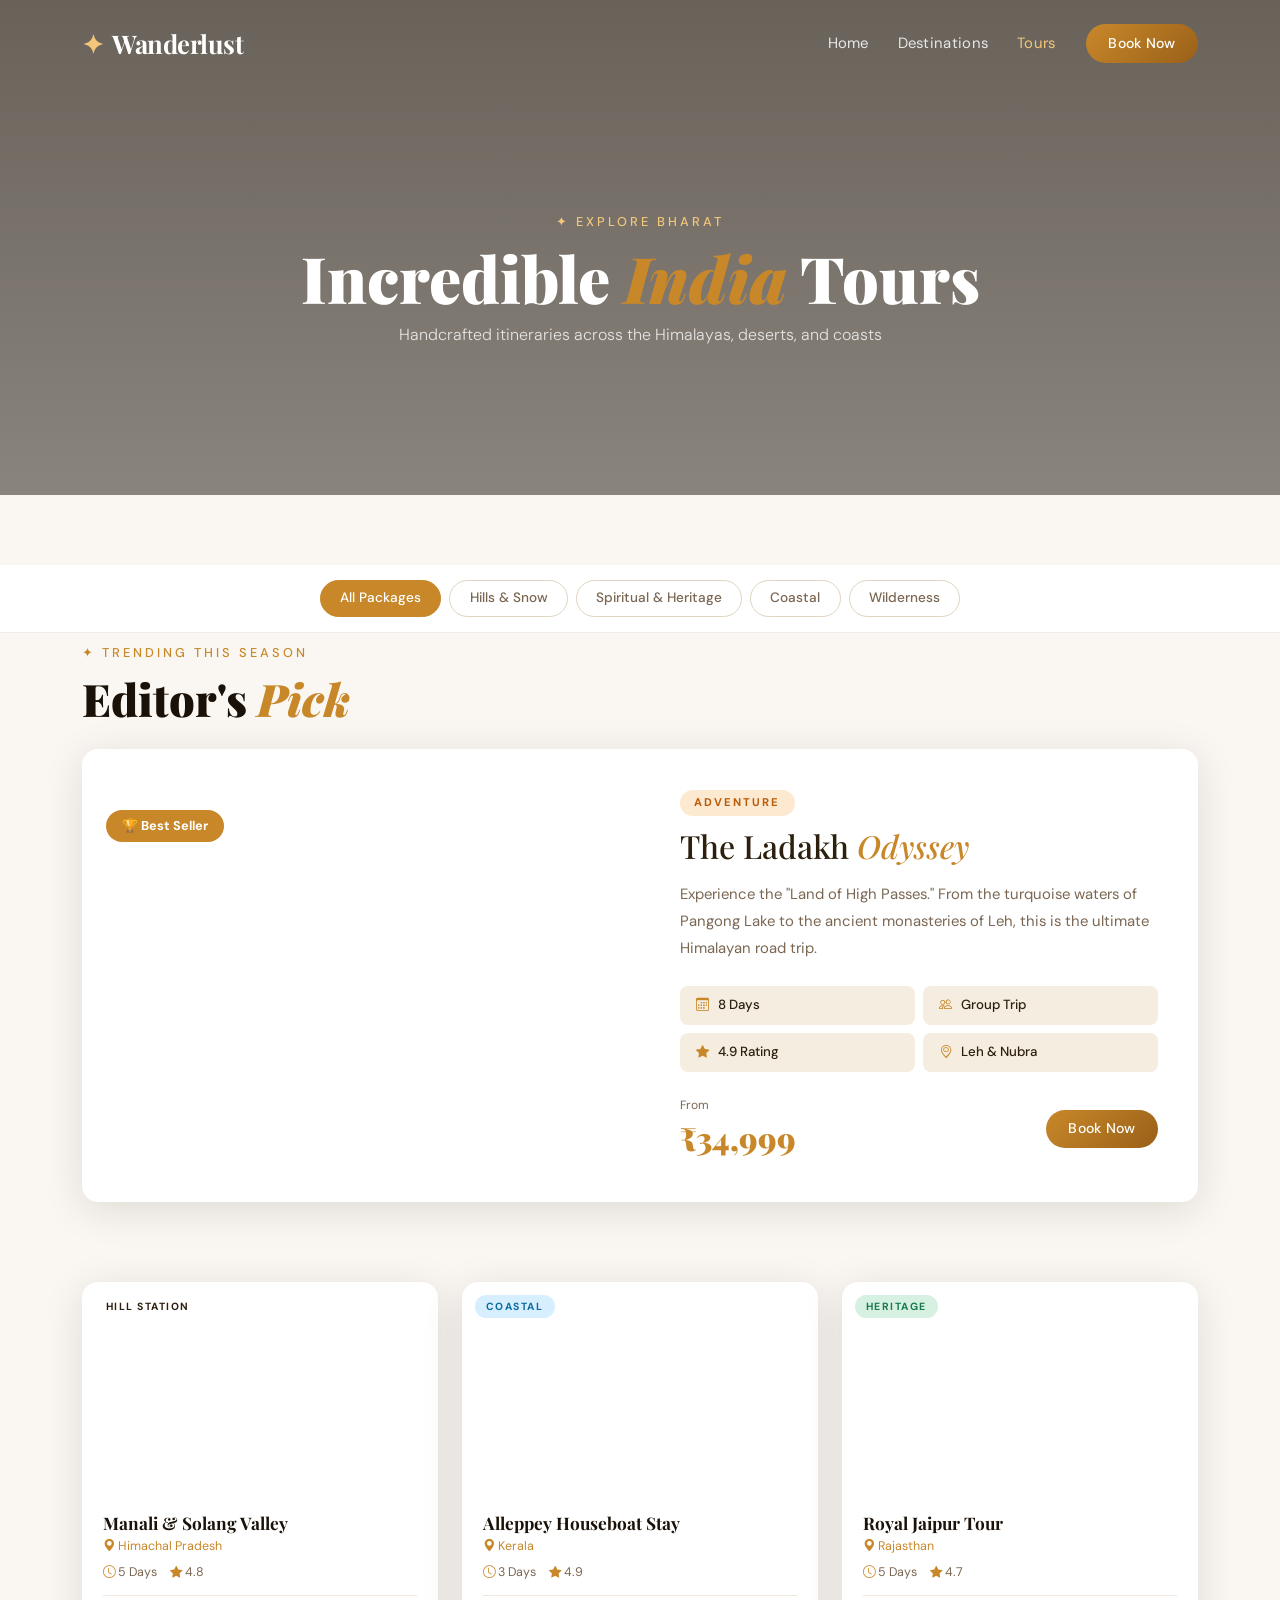
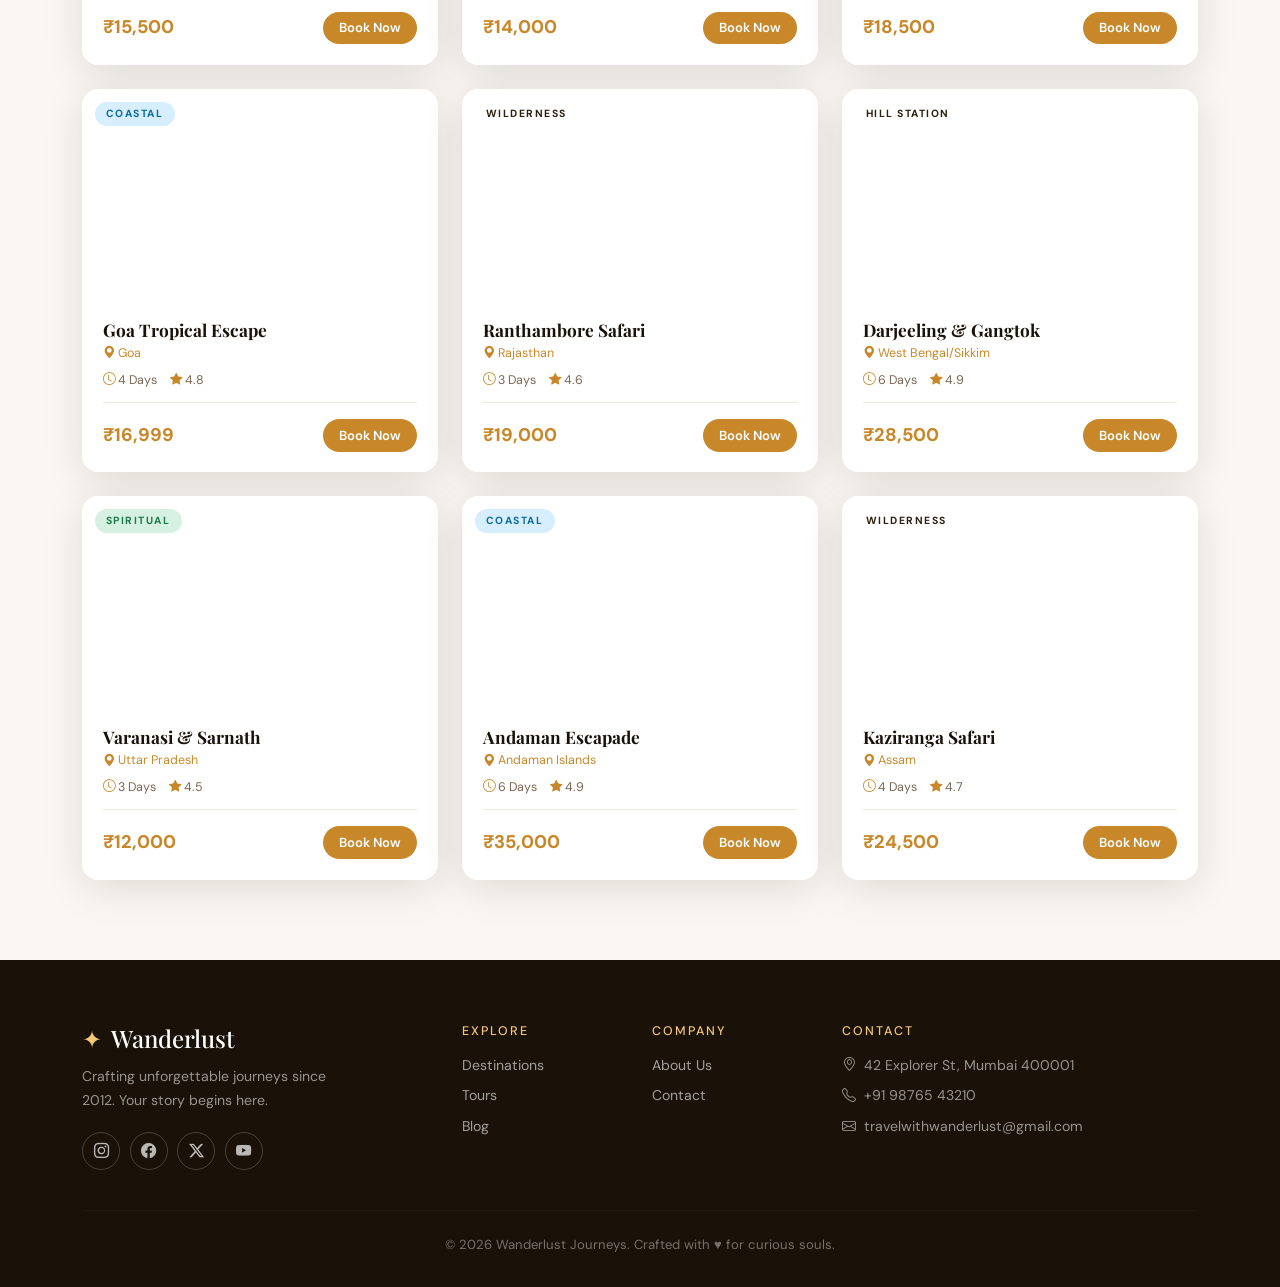
<file: tours.html>
<!DOCTYPE html>
<html lang="en">
<head>
  <meta charset="UTF-8" />
  <meta name="viewport" content="width=device-width, initial-scale=1.0" />
  <meta name="description" content="Discover India's most breathtaking destinations with our handcrafted tour packages. Explore our handpicked itineraries across the Himalayas, deserts, coasts, and spiritual hubs." />
  <title>Tour Packages — Wanderlust India</title>
  <link href="https://cdn.jsdelivr.net/npm/bootstrap@5.3.2/dist/css/bootstrap.min.css" rel="stylesheet"/>
  <link href="https://fonts.googleapis.com/css2?family=Playfair+Display:ital,wght@0,400;0,700;1,400&family=DM+Sans:wght@300;400;500&display=swap" rel="stylesheet"/>
  <link rel="stylesheet" href="https://cdn.jsdelivr.net/npm/bootstrap-icons@1.11.3/font/bootstrap-icons.min.css"/>
  <link rel="stylesheet" href="styles.css"/>
   <link rel="icon" type="image/x-icon" href="./images/favicon.ico">
</head>
<body>

<nav class="navbar navbar-expand-lg fixed-top" id="mainNav">
  <div class="container">
    <a class="navbar-brand" href="index.html"><span class="brand-icon">✦</span> Wanderlust</a>
    <div class="collapse navbar-collapse" id="navbarNav">
      <ul class="navbar-nav ms-auto align-items-center">
        <li class="nav-item"><a class="nav-link" href="index.html">Home</a></li>
        <li class="nav-item"><a class="nav-link" href="destinations.html">Destinations</a></li>
        <li class="nav-item"><a class="nav-link active" href="tours.html">Tours</a></li>
        <li class="nav-item ms-3"><a class="btn btn-book" href="contact.html">Book Now</a></li>
      </ul>
    </div>
  </div>
</nav>

<section class="page-hero" style="background-image: url('https://images.unsplash.com/photo-1506461883276-594a12b11cf3?w=1600')">
  <div class="page-hero-overlay"></div>
  <div class="container text-center page-hero-content">
    <p class="section-tag" style="color:#f4c67a">✦ Explore Bharat</p>
    <h1 class="page-hero-title">Incredible <em>India</em> Tours</h1>
    <p class="page-hero-sub">Handcrafted itineraries across the Himalayas, deserts, and coasts</p>
  </div>
</section>

<section class="filter-section">
  <div class="container">
    <div class="filter-bar text-center">
      <button class="filter-btn active" data-filter="all">All Packages</button>
      <button class="filter-btn" data-filter="mountains">Hills & Snow</button>
      <button class="filter-btn" data-filter="cultural">Spiritual & Heritage</button>
      <button class="filter-btn" data-filter="beach">Coastal</button>
      <button class="filter-btn" data-filter="wildlife">Wilderness</button>
    </div>
  </div>
</section>

<section class="section-pad pb-0">
  <div class="container">
    <div class="section-header mb-4">
      <p class="section-tag">✦ Trending This Season</p>
      <h2 class="section-title">Editor's <em>Pick</em></h2>
    </div>
    <div class="featured-tour-card">
      <div class="row g-0 align-items-center">
        <div class="col-lg-6">
          <div class="featured-tour-img" style="background-image:url('https://images.unsplash.com/photo-1581791534721-e599df4417f7?w=900')">
            <div class="featured-badge">🏆 Best Seller</div>
          </div>
        </div>
        <div class="col-lg-6">
          <div class="featured-tour-body">
            <span class="tour-type-tag adventure">Adventure</span>
            <h2>The Ladakh <em>Odyssey</em></h2>
            <p class="featured-desc">Experience the "Land of High Passes." From the turquoise waters of Pangong Lake to the ancient monasteries of Leh, this is the ultimate Himalayan road trip.</p>
            <div class="tour-highlights row g-2 mb-4">
              <div class="col-6"><div class="highlight-item"><i class="bi bi-calendar3"></i> 8 Days</div></div>
              <div class="col-6"><div class="highlight-item"><i class="bi bi-people"></i> Group Trip</div></div>
              <div class="col-6"><div class="highlight-item"><i class="bi bi-star-fill"></i> 4.9 Rating</div></div>
              <div class="col-6"><div class="highlight-item"><i class="bi bi-geo-alt"></i> Leh & Nubra</div></div>
            </div>
            <div class="d-flex align-items-center gap-3">
              <div><span class="from-label">From</span><span class="featured-price">₹34,999</span></div>
              <a href="contact.html" class="btn btn-book ms-auto">Book Now</a>
            </div>
          </div>
        </div>
      </div>
    </div>
  </div>
</section>

<section class="section-pad">
  <div class="container">
    <div class="row g-4" id="destGrid">

      <div class="col-lg-4 col-md-6 dest-item" data-cat="mountains">
        <div class="tour-card">
          <div class="tour-img" style="background-image:url('https://images.unsplash.com/photo-1626621341517-bbf3d9990a23?w=600')">
            <span class="tour-type-badge mountains">Hill Station</span>
          </div>
          <div class="tour-body">
            <h5>Manali & Solang Valley</h5>
            <p class="tour-loc"><i class="bi bi-geo-alt-fill"></i> Himachal Pradesh</p>
            <div class="tour-specs">
              <span><i class="bi bi-clock"></i> 5 Days</span>
              <span><i class="bi bi-star-fill"></i> 4.8</span>
            </div>
            <div class="tour-card-footer">
              <div><span class="tour-price">₹15,500</span></div>
              <a href="contact.html#bookingForm" class="btn btn-sm btn-book-sm">Book Now</a>
            </div>
          </div>
        </div>
      </div>

      <div class="col-lg-4 col-md-6 dest-item" data-cat="beach">
        <div class="tour-card">
          <div class="tour-img" style="background-image:url('https://plus.unsplash.com/premium_photo-1697729600773-5b039ef17f3b?q=80&w=1470&auto=format&fit=crop&ixlib=rb-4.1.0&ixid=M3wxMjA3fDB8MHxwaG90by1wYWdlfHx8fGVufDB8fHx8fA%3D%3D')">
            <span class="tour-type-badge beach">Coastal</span>
          </div>
          <div class="tour-body">
            <h5>Alleppey Houseboat Stay</h5>
            <p class="tour-loc"><i class="bi bi-geo-alt-fill"></i> Kerala</p>
            <div class="tour-specs">
              <span><i class="bi bi-clock"></i> 3 Days</span>
              <span><i class="bi bi-star-fill"></i> 4.9</span>
            </div>
            <div class="tour-card-footer">
              <div><span class="tour-price">₹14,000</span></div>
              <a href="contact.html#bookingForm" class="btn btn-sm btn-book-sm">Book Now</a>
            </div>
          </div>
        </div>
      </div>
    
      <div class="col-lg-4 col-md-6 dest-item" data-cat="cultural">
        <div class="tour-card">
          <div class="tour-img" style="background-image:url('https://images.unsplash.com/photo-1477587458883-47145ed94245?w=600')">
            <span class="tour-type-badge cultural">Heritage</span>
          </div>
          <div class="tour-body">
            <h5>Royal Jaipur Tour</h5>
            <p class="tour-loc"><i class="bi bi-geo-alt-fill"></i> Rajasthan</p>
            <div class="tour-specs">
              <span><i class="bi bi-clock"></i> 5 Days</span>
              <span><i class="bi bi-star-fill"></i> 4.7</span>
            </div>
            <div class="tour-card-footer">
              <div><span class="tour-price">₹18,500</span></div>
              <a href="contact.html#bookingForm" class="btn btn-sm btn-book-sm">Book Now</a>
            </div>
          </div>
        </div>
      </div>

      <div class="col-lg-4 col-md-6 dest-item" data-cat="beach">
        <div class="tour-card">
          <div class="tour-img" style="background-image:url('https://plus.unsplash.com/premium_photo-1697729701846-e34563b06d47?w=500&auto=format&fit=crop&q=60&ixlib=rb-4.1.0&ixid=M3wxMjA3fDB8MHxzZWFyY2h8MXx8Z29hfGVufDB8fDB8fHww')">
            <span class="tour-type-badge beach">Coastal</span>
          </div>
          <div class="tour-body">
            <h5>Goa Tropical Escape</h5>
            <p class="tour-loc"><i class="bi bi-geo-alt-fill"></i> Goa</p>
            <div class="tour-specs">
              <span><i class="bi bi-clock"></i> 4 Days</span>
              <span><i class="bi bi-star-fill"></i> 4.8</span>
            </div>
            <div class="tour-card-footer">
              <div><span class="tour-price">₹16,999</span></div>
              <a href="contact.html#bookingForm" class="btn btn-sm btn-book-sm">Book Now</a>
            </div>
          </div>
        </div>
      </div>

      <div class="col-lg-4 col-md-6 dest-item" data-cat="wildlife">
        <div class="tour-card">
          <div class="tour-img" style="background-image:url('https://images.unsplash.com/photo-1679451289926-d421c3b5ff43?fm=jpg&q=60&w=3000&auto=format&fit=crop&ixlib=rb-4.1.0&ixid=M3wxMjA3fDB8MHxzZWFyY2h8Mnx8cmFudGhhbWJvcmUlMjBuYXRpb25hbCUyMHBhcmt8ZW58MHx8MHx8fDA%3D')">
            <span class="tour-type-badge wildlife">Wilderness</span>
          </div>
          <div class="tour-body">
            <h5>Ranthambore Safari</h5>
            <p class="tour-loc"><i class="bi bi-geo-alt-fill"></i> Rajasthan</p>
            <div class="tour-specs">
              <span><i class="bi bi-clock"></i> 3 Days</span>
              <span><i class="bi bi-star-fill"></i> 4.6</span>
            </div>
            <div class="tour-card-footer">
              <div><span class="tour-price">₹19,000</span></div>
              <a href="contact.html#bookingForm" class="btn btn-sm btn-book-sm">Book Now</a>
            </div>
          </div>
        </div>
      </div>

      <div class="col-lg-4 col-md-6 dest-item" data-cat="mountains">
        <div class="tour-card">
          <div class="tour-img" style="background-image:url('https://plus.unsplash.com/premium_photo-1697729733902-f8c92710db07?w=500&auto=format&fit=crop&q=60&ixlib=rb-4.1.0&ixid=M3wxMjA3fDB8MHxzZWFyY2h8NXx8ZGFyamVlbGluZ3xlbnwwfHwwfHx8MA%3D%3D')">
            <span class="tour-type-badge mountains">Hill Station</span>
          </div>
          <div class="tour-body">
            <h5>Darjeeling & Gangtok</h5>
            <p class="tour-loc"><i class="bi bi-geo-alt-fill"></i> West Bengal/Sikkim</p>
            <div class="tour-specs">
              <span><i class="bi bi-clock"></i> 6 Days</span>
              <span><i class="bi bi-star-fill"></i> 4.9</span>
            </div>
            <div class="tour-card-footer">
              <div><span class="tour-price">₹28,500</span></div>
              <a href="contact.html#bookingForm" class="btn btn-sm btn-book-sm">Book Now</a>
            </div>
          </div>
        </div>
      </div>

      <div class="col-lg-4 col-md-6 dest-item" data-cat="cultural">
        <div class="tour-card">
          <div class="tour-img" style="background-image:url('https://images.unsplash.com/photo-1561359313-0639aad49ca6?w=600')">
            <span class="tour-type-badge cultural">Spiritual</span>
          </div>
          <div class="tour-body">
            <h5>Varanasi & Sarnath</h5>
            <p class="tour-loc"><i class="bi bi-geo-alt-fill"></i> Uttar Pradesh</p>
            <div class="tour-specs">
              <span><i class="bi bi-clock"></i> 3 Days</span>
              <span><i class="bi bi-star-fill"></i> 4.5</span>
            </div>
            <div class="tour-card-footer">
              <div><span class="tour-price">₹12,000</span></div>
              <a href="contact.html#bookingForm" class="btn btn-sm btn-book-sm">Book Now</a>
            </div>
          </div>
        </div>
      </div>

      <div class="col-lg-4 col-md-6 dest-item" data-cat="beach">
        <div class="tour-card">
          <div class="tour-img" style="background-image:url('https://plus.unsplash.com/premium_photo-1661962958462-9e52fda9954d?w=500&auto=format&fit=crop&q=60&ixlib=rb-4.1.0&ixid=M3wxMjA3fDB8MHxzZWFyY2h8MXx8YW5kYW1hbnxlbnwwfHwwfHx8MA%3D%3D')">
            <span class="tour-type-badge beach">Coastal</span>
          </div>
          <div class="tour-body">
            <h5>Andaman Escapade</h5>
            <p class="tour-loc"><i class="bi bi-geo-alt-fill"></i> Andaman Islands</p>
            <div class="tour-specs">
              <span><i class="bi bi-clock"></i> 6 Days</span>
              <span><i class="bi bi-star-fill"></i> 4.9</span>
            </div>
            <div class="tour-card-footer">
              <div><span class="tour-price">₹35,000</span></div>
              <a href="contact.html#bookingForm" class="btn btn-sm btn-book-sm">Book Now</a>
            </div>
          </div>
        </div>
      </div>

      <div class="col-lg-4 col-md-6 dest-item" data-cat="wildlife">
        <div class="tour-card">
          <div class="tour-img" style="background-image:url('https://images.unsplash.com/photo-1751931817996-368c9ee352ee?w=500&auto=format&fit=crop&q=60&ixlib=rb-4.1.0&ixid=M3wxMjA3fDB8MHxzZWFyY2h8MTF8fGthemlyYW5nYSUyMHNhZmFyaXxlbnwwfHwwfHx8MA%3D%3D')">
            <span class="tour-type-badge wildlife">Wilderness</span>
          </div>
          <div class="tour-body">
            <h5>Kaziranga Safari</h5>
            <p class="tour-loc"><i class="bi bi-geo-alt-fill"></i> Assam</p>
            <div class="tour-specs">
              <span><i class="bi bi-clock"></i> 4 Days</span>
              <span><i class="bi bi-star-fill"></i> 4.7</span>
            </div>
            <div class="tour-card-footer">
              <div><span class="tour-price">₹24,500</span></div>
              <a href="contact.html#bookingForm" class="btn btn-sm btn-book-sm">Book Now</a>
            </div>
          </div>
        </div>
      </div>
 
</section>

<footer class="site-footer">
  <div class="container">
    <div class="row g-4">
      <div class="col-lg-4">
        <h4 class="footer-brand"><span class="brand-icon">✦</span> Wanderlust</h4>
        <p class="footer-desc">Crafting unforgettable journeys since 2012. Your story begins here.</p>
        <div class="social-links">
          <a href="#"><i class="bi bi-instagram"></i></a>
          <a href="#"><i class="bi bi-facebook"></i></a>
          <a href="#"><i class="bi bi-twitter-x"></i></a>
          <a href="#"><i class="bi bi-youtube"></i></a>
        </div>
      </div>
      <div class="col-lg-2 col-6">
        <h6 class="footer-heading">Explore</h6>
        <ul class="footer-links">
          <li><a href="destinations.html">Destinations</a></li>
          <li><a href="tours.html">Tours</a></li>
          <li><a href="blog.html">Blog</a></li>
        </ul>
      </div>
      <div class="col-lg-2 col-6">
        <h6 class="footer-heading">Company</h6>
        <ul class="footer-links">
          <li><a href="about.html">About Us</a></li>
          <li><a href="contact.html">Contact</a></li>
        </ul>
      </div>
      <div class="col-lg-4">
        <h6 class="footer-heading">Contact</h6>
        <ul class="footer-links">
          <li><i class="bi bi-geo-alt me-2"></i>42 Explorer St, Mumbai 400001</li>
          <li><i class="bi bi-telephone me-2"></i>+91 98765 43210</li>
          <li><i class="bi bi-envelope me-2"></i>travelwithwanderlust@gmail.com</li>
        </ul>
      </div>
    </div>
    <hr class="footer-hr"/>
    <p class="footer-copy text-center">© 2026 Wanderlust Journeys. Crafted with ♥ for curious souls.</p>
  </div>
</footer>

<script src="https://cdn.jsdelivr.net/npm/bootstrap@5.3.2/dist/js/bootstrap.bundle.min.js"></script>
<script>
  // Simple Filter Logic
  const buttons = document.querySelectorAll('.filter-btn');
  const items = document.querySelectorAll('.dest-item');

  buttons.forEach(btn => {
    btn.addEventListener('click', () => {
      buttons.forEach(b => b.classList.remove('active'));
      btn.classList.add('active');
      const filter = btn.getAttribute('data-filter');
      
      items.forEach(item => {
        if (filter === 'all' || item.getAttribute('data-cat') === filter) {
          item.style.display = 'block';
        } else {
          item.style.display = 'none';
        }
      });
    });
  });
</script>
</body>
</html>
</file>
<file: styles.css>
/* =============================================
   WANDERLUST JOURNEYS — MAIN STYLESHEET
============================================= */

:root {
  --primary: #1a1208;
  --accent: #c8882a;
  --accent-light: #f4c67a;
  --accent-dark: #9a6018;
  --bg: #faf7f2;
  --bg-warm: #f5ede0;
  --text: #2c1f0e;
  --text-muted: #7a6652;
  --white: #fff;
  --card-shadow: 0 8px 40px rgba(26,18,8,0.12);
  --card-hover-shadow: 0 20px 60px rgba(26,18,8,0.22);
  --radius: 16px;
  --radius-sm: 8px;
  --transition: all 0.4s cubic-bezier(0.25, 0.46, 0.45, 0.94);
}

/* ---- BASE ---- */
* { box-sizing: border-box; }

html { scroll-behavior: smooth; }

body {
  font-family: 'DM Sans', sans-serif;
  background: var(--bg);
  color: var(--text);
  overflow-x: hidden;
}

em { font-style: italic; color: var(--accent); }

h1, h2, h3, h4, h5, .section-title, .hero-title, .page-hero-title {
  font-family: 'Playfair Display', serif;
}

a { text-decoration: none; }

img { max-width: 100%; }

/* ---- NAVBAR ---- */
#mainNav {
  background: rgba(26,18,8,0) !important;
  transition: var(--transition);
  padding: 1.2rem 0;
}

#mainNav.scrolled {
  background: rgba(26,18,8,0.96) !important;
  padding: 0.7rem 0;
  box-shadow: 0 4px 30px rgba(0,0,0,0.3);
}

.navbar-brand {
  font-family: 'Playfair Display', serif;
  font-size: 1.6rem;
  font-weight: 700;
  color: var(--white) !important;
  letter-spacing: -0.5px;
}

.brand-icon { color: var(--accent-light); margin-right: 4px; }

.nav-link {
  color: rgba(255,255,255,0.85) !important;
  font-weight: 400;
  font-size: 0.93rem;
  letter-spacing: 0.3px;
  padding: 0.5rem 0.9rem !important;
  transition: var(--transition);
}

.nav-link:hover, .nav-link.active {
  color: var(--accent-light) !important;
}

.navbar-toggler {
  border-color: rgba(255,255,255,0.4);
}
.navbar-toggler-icon {
  background-image: url("data:image/svg+xml,%3csvg xmlns='http://www.w3.org/2000/svg' viewBox='0 0 30 30'%3e%3cpath stroke='rgba%28255%2C255%2C255%2C0.8%29' stroke-linecap='round' stroke-miterlimit='10' stroke-width='2' d='M4 7h22M4 15h22M4 23h22'/%3e%3c/svg%3e");
}

.btn-book {
  background: linear-gradient(135deg, var(--accent), var(--accent-dark));
  color: var(--white) !important;
  border: none;
  border-radius: 50px;
  padding: 0.55rem 1.4rem;
  font-weight: 500;
  font-size: 0.88rem;
  letter-spacing: 0.3px;
  transition: var(--transition);
}
.btn-book:hover {
  background: linear-gradient(135deg, var(--accent-dark), #7a4c10);
  transform: translateY(-2px);
  box-shadow: 0 8px 24px rgba(200,136,42,0.35);
  color: var(--white) !important;
}

/* ---- HERO CAROUSEL ---- */
.hero-slide {
  height: 100vh;
  min-height: 600px;
  background-size: cover;
  background-position: center;
  position: relative;
}

.hero-overlay {
  position: absolute;
  inset: 0;
  background: linear-gradient(to bottom right, rgba(26,18,8,0.65) 0%, rgba(26,18,8,0.3) 50%, rgba(26,18,8,0.6) 100%);
}

.hero-caption {
  position: absolute;
  bottom: 15%;
  left: 50%;
  transform: translateX(-50%);
  width: 90%;
  max-width: 780px;
  text-align: left;
  animation: fadeInUp 0.8s ease;
}

@keyframes fadeInUp {
  from { opacity: 0; transform: translateX(-50%) translateY(40px); }
  to { opacity: 1; transform: translateX(-50%) translateY(0); }
}

.hero-sub {
  font-size: 0.9rem;
  letter-spacing: 3px;
  text-transform: uppercase;
  color: var(--accent-light);
  margin-bottom: 0.8rem;
}

.hero-title {
  font-size: clamp(2.5rem, 6vw, 5rem);
  font-weight: 900;
  color: var(--white);
  line-height: 1.1;
  margin-bottom: 1rem;
}

.hero-desc {
  font-size: 1.1rem;
  color: rgba(255,255,255,0.82);
  font-weight: 300;
  margin-bottom: 2rem;
  max-width: 480px;
}

.btn-hero {
  background: var(--white);
  color: var(--primary) !important;
  border: none;
  border-radius: 50px;
  padding: 0.85rem 2.2rem;
  font-weight: 600;
  font-size: 0.95rem;
  letter-spacing: 0.5px;
  transition: var(--transition);
}
.btn-hero:hover {
  background: var(--accent-light);
  color: var(--primary) !important;
  transform: translateY(-3px);
  box-shadow: 0 12px 32px rgba(0,0,0,0.25);
}

/* ---- SEARCH SECTION ---- */
.search-section {
  margin-top: -60px;
  position: relative;
  z-index: 10;
  padding: 0 0 2rem;
}

.search-box {
  background: rgba(255,255,255,0.97);
  backdrop-filter: blur(20px);
  border-radius: var(--radius);
  padding: 1.8rem 2rem;
  box-shadow: var(--card-shadow);
  border: 1px solid rgba(200,136,42,0.15);
}

.search-label {
  font-size: 0.8rem;
  font-weight: 500;
  color: var(--text-muted);
  text-transform: uppercase;
  letter-spacing: 1px;
  margin-bottom: 0.4rem;
}

.search-input {
  border: 1.5px solid #e8ddd0 !important;
  border-radius: var(--radius-sm) !important;
  background: var(--bg) !important;
  color: var(--text);
  padding: 0.65rem 0.9rem !important;
  font-size: 0.93rem;
  transition: var(--transition);
}
.search-input:focus {
  border-color: var(--accent) !important;
  box-shadow: 0 0 0 3px rgba(200,136,42,0.12) !important;
  background: var(--white) !important;
}

.btn-search {
  background: linear-gradient(135deg, var(--accent), var(--accent-dark));
  color: var(--white);
  border: none;
  border-radius: var(--radius-sm);
  padding: 0.68rem 1.5rem;
  font-weight: 600;
  transition: var(--transition);
}
.btn-search:hover {
  transform: translateY(-2px);
  box-shadow: 0 8px 24px rgba(200,136,42,0.3);
  color: var(--white);
}

/* ---- STATS ---- */
.stats-section {
  background: linear-gradient(135deg, var(--primary), #2e1e08);
  padding: 3rem 0;
}

.stat-item { padding: 0.5rem; }

.stat-number {
  font-family: 'Playfair Display', serif;
  font-size: 2.5rem;
  font-weight: 900;
  color: var(--accent-light);
  margin-bottom: 0.2rem;
}

.stat-label {
  font-size: 0.85rem;
  color: rgba(255,255,255,0.65);
  text-transform: uppercase;
  letter-spacing: 1.5px;
  margin: 0;
}

/* ---- SECTIONS ---- */
.section-pad { padding: 5rem 0; }

.section-tag {
  font-size: 0.8rem;
  text-transform: uppercase;
  letter-spacing: 3px;
  color: var(--accent);
  font-weight: 500;
  margin-bottom: 0.6rem;
}

.section-title {
  font-size: clamp(1.8rem, 4vw, 2.8rem);
  font-weight: 900;
  color: var(--primary);
  line-height: 1.2;
  margin-bottom: 0.8rem;
}

.section-sub {
  color: var(--text-muted);
  font-size: 1rem;
  font-weight: 300;
}

/* ---- DESTINATION CARDS (Home) ---- */
.dest-card {
  border-radius: var(--radius);
  overflow: hidden;
  position: relative;
  cursor: pointer;
  box-shadow: var(--card-shadow);
  transition: var(--transition);
  height: 420px;
  display: flex;
  flex-direction: column;
}
.dest-card:hover { transform: translateY(-8px); box-shadow: var(--card-hover-shadow); }

.dest-img {
  flex: 1;
  background-size: cover;
  background-position: center;
  transition: transform 0.6s ease;
}
.dest-card:hover .dest-img { transform: scale(1.06); }

.dest-badge {
  position: absolute;
  top: 1rem;
  left: 1rem;
  background: var(--accent);
  color: var(--white);
  font-size: 0.7rem;
  font-weight: 600;
  text-transform: uppercase;
  letter-spacing: 1.5px;
  padding: 0.3rem 0.8rem;
  border-radius: 50px;
}

.dest-info {
  background: var(--white);
  padding: 1.2rem 1.4rem;
}
.dest-info h4 {
  font-size: 1.15rem;
  font-weight: 700;
  margin-bottom: 0.3rem;
  color: var(--primary);
}
.dest-info p {
  font-size: 0.85rem;
  color: var(--text-muted);
  margin-bottom: 0.8rem;
  line-height: 1.5;
}
.dest-meta {
  display: flex;
  justify-content: space-between;
  align-items: center;
  font-size: 0.82rem;
  color: var(--text-muted);
}
.dest-price {
  font-weight: 700;
  color: var(--accent);
  font-size: 1rem;
}

/* ---- WHY SECTION ---- */
.why-section { background: var(--bg-warm); }

.why-card {
  background: var(--white);
  border-radius: var(--radius);
  padding: 2rem 1.5rem;
  box-shadow: var(--card-shadow);
  transition: var(--transition);
}
.why-card:hover { transform: translateY(-6px); box-shadow: var(--card-hover-shadow); }

.why-icon {
  width: 64px;
  height: 64px;
  background: linear-gradient(135deg, var(--accent), var(--accent-dark));
  border-radius: 50%;
  display: flex;
  align-items: center;
  justify-content: center;
  margin: 0 auto 1.2rem;
  font-size: 1.5rem;
  color: var(--white);
}

.why-card h5 {
  font-family: 'Playfair Display', serif;
  font-size: 1.05rem;
  margin-bottom: 0.5rem;
  color: var(--primary);
}
.why-card p { font-size: 0.85rem; color: var(--text-muted); margin: 0; }

/* ---- TESTIMONIALS ---- */
.testimonial-section { background: var(--primary); }
.testimonial-section .section-tag { color: var(--accent-light); }
.testimonial-section .section-title { color: var(--white); }

.testimonial-card {
  background: rgba(255,255,255,0.05);
  border: 1px solid rgba(255,255,255,0.1);
  border-radius: var(--radius);
  padding: 3rem 2.5rem;
  backdrop-filter: blur(10px);
}

.stars { color: var(--accent-light); font-size: 1.3rem; letter-spacing: 4px; }

.testimonial-text {
  font-size: 1.05rem;
  color: rgba(255,255,255,0.85);
  font-style: italic;
  line-height: 1.8;
  margin-bottom: 2rem;
  font-family: 'Playfair Display', serif;
}

.testimonial-author {
  display: flex;
  align-items: center;
  justify-content: center;
  gap: 0.9rem;
}
.testimonial-author img {
  width: 52px;
  height: 52px;
  border-radius: 50%;
  border: 2px solid var(--accent);
  object-fit: cover;
}
.testimonial-author strong { display: block; color: var(--white); font-size: 0.95rem; }
.testimonial-author span { font-size: 0.8rem; color: var(--accent-light); }

.testimonial-dots { bottom: -2rem; }
.testimonial-dots button {
  width: 8px !important;
  height: 8px !important;
  border-radius: 50% !important;
  background: rgba(255,255,255,0.4) !important;
  border: none !important;
}
.testimonial-dots button.active { background: var(--accent-light) !important; }

/* ---- NEWSLETTER ---- */
.newsletter-section { background: var(--bg-warm); padding: 4rem 0; }

.newsletter-box {
  max-width: 700px;
  margin: 0 auto;
}
.newsletter-box h2 { font-size: 2.2rem; margin-bottom: 0.5rem; }

.newsletter-form .form-control {
  border: 1.5px solid #e0d4c2;
  border-right: none;
  border-radius: 50px 0 0 50px !important;
  padding: 0.75rem 1.5rem;
  background: var(--white);
  font-size: 0.93rem;
}
.newsletter-form .form-control:focus {
  box-shadow: none;
  border-color: var(--accent);
}
.newsletter-form .btn-book {
  border-radius: 0 50px 50px 0 !important;
  padding: 0.75rem 1.5rem;
}

/* ---- FOOTER ---- */
.site-footer {
  background: var(--primary);
  padding: 4rem 0 2rem;
  color: rgba(255,255,255,0.7);
}

.footer-brand {
  font-family: 'Playfair Display', serif;
  color: var(--white);
  font-size: 1.5rem;
  margin-bottom: 0.8rem;
}

.footer-desc { font-size: 0.88rem; color: rgba(255,255,255,0.55); max-width: 260px; line-height: 1.7; }

.social-links { display: flex; gap: 0.6rem; margin-top: 1.2rem; }
.social-links a {
  width: 38px; height: 38px;
  border-radius: 50%;
  border: 1px solid rgba(255,255,255,0.2);
  display: flex; align-items: center; justify-content: center;
  color: rgba(255,255,255,0.7);
  font-size: 0.95rem;
  transition: var(--transition);
}
.social-links a:hover {
  background: var(--accent);
  border-color: var(--accent);
  color: var(--white);
  transform: translateY(-2px);
}

.footer-heading {
  color: var(--accent-light);
  font-size: 0.78rem;
  letter-spacing: 2px;
  text-transform: uppercase;
  margin-bottom: 1rem;
}
.footer-links { list-style: none; padding: 0; margin: 0; }
.footer-links li { margin-bottom: 0.6rem; font-size: 0.88rem; color: rgba(255,255,255,0.55); }
.footer-links a { color: rgba(255,255,255,0.6); transition: var(--transition); }
.footer-links a:hover { color: var(--accent-light); padding-left: 4px; }

.footer-hr { border-color: rgba(255,255,255,0.1); margin: 2.5rem 0 1.5rem; }
.footer-copy { font-size: 0.82rem; color: rgba(255,255,255,0.4); margin: 0; }

/* ---- BUTTON OUTLINE ---- */
.btn-outline-brand {
  border: 2px solid var(--accent);
  color: var(--accent);
  border-radius: 50px;
  padding: 0.75rem 2rem;
  font-weight: 500;
  transition: var(--transition);
}
.btn-outline-brand:hover {
  background: var(--accent);
  color: var(--white);
  transform: translateY(-2px);
}

/* ---- PAGE HERO ---- */
.page-hero {
  height: 55vh;
  min-height: 360px;
  background-size: cover;
  background-position: center;
  position: relative;
  display: flex;
  align-items: center;
  justify-content: center;
}
.page-hero-overlay {
  position: absolute;
  inset: 0;
  background: linear-gradient(to bottom, rgba(26,18,8,0.65), rgba(26,18,8,0.5));
}
.page-hero-content { position: relative; z-index: 2; padding-top: 80px; }
.page-hero-title {
  font-size: clamp(2.2rem, 5vw, 4rem);
  font-weight: 900;
  color: var(--white);
  line-height: 1.15;
}
.page-hero-sub { color: rgba(255,255,255,0.8); font-size: 1rem; font-weight: 300; }

/* ---- FILTER SECTION ---- */
.filter-section {
  position: relative;
  top: 70px; /* Adjust this value based on your main navbar height */
  z-index: 999;
  background-color: #fff; /* Ensures content behind doesn't peek through */
  padding: 15px 0;
  border-bottom: 1px solid #eee; /* Optional: adds a nice separation while scrolling */
}

.filter-bar { display: flex; gap: 0.5rem; flex-wrap: wrap; justify-content: center; }

.filter-btn {
  background: transparent;
  border: 1.5px solid #e0d4c2;
  border-radius: 50px;
  color: var(--text-muted);
  padding: 0.45rem 1.2rem;
  font-size: 0.85rem;
  font-weight: 500;
  cursor: pointer;
  transition: var(--transition);
}
.filter-btn:hover { border-color: var(--accent); color: var(--accent); }
.filter-btn.active {
  background: var(--accent);
  border-color: var(--accent);
  color: var(--white);
}

/* ---- DEST CARDS V2 (Destinations page) ---- */
.dest-card-v2 {
  background: var(--white);
  border-radius: var(--radius);
  overflow: hidden;
  box-shadow: var(--card-shadow);
  transition: var(--transition);
  height: 100%;
}
.dest-card-v2:hover { transform: translateY(-8px); box-shadow: var(--card-hover-shadow); }

.dest-img-v2 {
  height: 220px;
  background-size: cover;
  background-position: center;
  position: relative;
  transition: transform 0.6s ease;
  overflow: hidden;
}
.dest-card-v2:hover .dest-img-v2 { transform: scale(1.04); }

.dest-rating {
  position: absolute;
  top: 0.8rem;
  right: 0.8rem;
  background: rgba(26,18,8,0.75);
  color: var(--accent-light);
  font-size: 0.78rem;
  font-weight: 600;
  padding: 0.25rem 0.6rem;
  border-radius: 50px;
  backdrop-filter: blur(8px);
}

.dest-badge-v2 {
  position: absolute;
  bottom: 0.8rem;
  left: 0.8rem;
  background: var(--accent);
  color: var(--white);
  font-size: 0.68rem;
  font-weight: 700;
  text-transform: uppercase;
  letter-spacing: 1.5px;
  padding: 0.25rem 0.7rem;
  border-radius: 50px;
}

.dest-body {
  padding: 1.3rem 1.4rem;
}
.dest-body h4 {
  font-size: 1.1rem;
  font-weight: 700;
  margin-bottom: 0.35rem;
  color: var(--primary);
}
.dest-body > p {
  font-size: 0.83rem;
  color: var(--text-muted);
  line-height: 1.55;
  margin-bottom: 0.8rem;
}

.dest-tags { display: flex; gap: 0.4rem; flex-wrap: wrap; margin-bottom: 1rem; }
.dest-tags span {
  font-size: 0.7rem;
  background: var(--bg-warm);
  color: var(--accent-dark);
  padding: 0.2rem 0.6rem;
  border-radius: 50px;
  font-weight: 500;
  border: 1px solid #e0cdb5;
}

.dest-footer { display: flex; justify-content: space-between; align-items: center; }
.dest-info-mini { font-size: 0.78rem; color: var(--text-muted); }
.dest-info-mini i { color: var(--accent); }
.price-tag { font-weight: 700; font-size: 1.1rem; color: var(--accent); }

.btn-card-book {
  background: var(--bg-warm);
  border: 1.5px solid var(--accent);
  color: var(--accent);
  border-radius: var(--radius-sm);
  padding: 0.5rem;
  font-weight: 500;
  font-size: 0.85rem;
  transition: var(--transition);
}
.btn-card-book:hover {
  background: var(--accent);
  color: var(--white);
}

/* ---- CTA BANNER ---- */
.cta-banner {
  background: linear-gradient(135deg, var(--accent), var(--accent-dark));
  padding: 4rem 0;
  color: var(--white);
}
.cta-banner h2 {
  color: var(--white);
  font-size: 2rem;
  margin-bottom: 0.7rem;
}
.cta-banner p { color: rgba(255,255,255,0.85); font-size: 1rem; margin-bottom: 0; }

/* ---- FEATURED TOUR CARD ---- */
.featured-tour-card {
  background: var(--white);
  border-radius: var(--radius);
  overflow: hidden;
  box-shadow: var(--card-shadow);
}
.featured-tour-img {
  height: 100%;
  min-height: 380px;
  background-size: cover;
  background-position: center;
  position: relative;
}
.featured-badge {
  position: absolute;
  top: 1.5rem;
  left: 1.5rem;
  background: var(--accent);
  color: var(--white);
  padding: 0.4rem 1rem;
  border-radius: 50px;
  font-weight: 700;
  font-size: 0.8rem;
}
.featured-tour-body {
  padding: 2.5rem;
}
.featured-tour-body h2 {
  font-size: 2rem;
  line-height: 1.2;
  margin: 0.7rem 0 1rem;
}
.featured-desc { color: var(--text-muted); line-height: 1.8; font-size: 0.93rem; margin-bottom: 1.5rem; }

.tour-type-tag {
  display: inline-block;
  font-size: 0.7rem;
  font-weight: 700;
  text-transform: uppercase;
  letter-spacing: 2px;
  padding: 0.3rem 0.9rem;
  border-radius: 50px;
}
.tour-type-tag.adventure { background: #fde9d0; color: #b85c0c; }
.tour-type-tag.luxury { background: #f0e6ff; color: #6b2fb3; }
.tour-type-tag.cultural { background: #d4f0e0; color: #1a7a4a; }
.tour-type-tag.beach { background: #d5eeff; color: #0a6ca0; }
.tour-type-tag.family { background: #fff0d4; color: #9a6200; }

.highlight-item {
  background: var(--bg-warm);
  border-radius: var(--radius-sm);
  padding: 0.6rem 1rem;
  font-size: 0.83rem;
  color: var(--text);
  font-weight: 500;
}
.highlight-item i { color: var(--accent); margin-right: 6px; }

.from-label { font-size: 0.75rem; color: var(--text-muted); display: block; }
.featured-price { font-family: 'Playfair Display', serif; font-size: 2rem; font-weight: 900; color: var(--accent); }

/* ---- TOUR CARDS ---- */
.tour-card {
  background: var(--white);
  border-radius: var(--radius);
  overflow: hidden;
  box-shadow: var(--card-shadow);
  transition: var(--transition);
  height: 100%;
}
.tour-card:hover { transform: translateY(-8px); box-shadow: var(--card-hover-shadow); }

.tour-img {
  height: 210px;
  background-size: cover;
  background-position: center;
  position: relative;
  overflow: hidden;
  transition: transform 0.6s;
}
.tour-card:hover .tour-img { transform: scale(1.05); }

.tour-type-badge {
  position: absolute;
  top: 0.8rem;
  left: 0.8rem;
  font-size: 0.65rem;
  font-weight: 700;
  text-transform: uppercase;
  letter-spacing: 1.5px;
  padding: 0.25rem 0.7rem;
  border-radius: 50px;
}
.tour-type-badge.adventure { background: rgba(253,233,208,0.95); color: #b85c0c; }
.tour-type-badge.luxury { background: rgba(240,230,255,0.95); color: #6b2fb3; }
.tour-type-badge.cultural { background: rgba(212,240,224,0.95); color: #1a7a4a; }
.tour-type-badge.beach { background: rgba(213,238,255,0.95); color: #0a6ca0; }
.tour-type-badge.family { background: rgba(255,240,212,0.95); color: #9a6200; }

.tour-wishlist {
  position: absolute;
  top: 0.8rem;
  right: 0.8rem;
  background: rgba(255,255,255,0.85);
  border-radius: 50%;
  width: 34px;
  height: 34px;
  display: flex;
  align-items: center;
  justify-content: center;
  cursor: pointer;
  transition: var(--transition);
  backdrop-filter: blur(8px);
}
.tour-wishlist:hover { background: #ffe0e0; color: #e01030; }
.tour-wishlist.active { background: #ffe0e0; color: #e01030; }

.tour-body { padding: 1.3rem; }
.tour-body h5 {
  font-family: 'Playfair Display', serif;
  font-size: 1.08rem;
  font-weight: 700;
  color: var(--primary);
  margin-bottom: 0.2rem;
}
.tour-loc { font-size: 0.78rem; color: var(--accent); margin-bottom: 0.5rem; }
.tour-desc { font-size: 0.82rem; color: var(--text-muted); margin-bottom: 0.8rem; line-height: 1.55; }

.tour-specs {
  display: flex;
  gap: 0.8rem;
  font-size: 0.78rem;
  color: var(--text-muted);
  margin-bottom: 1rem;
  padding-bottom: 0.8rem;
  border-bottom: 1px solid #f0e8de;
}
.tour-specs i { color: var(--accent); }

.tour-card-footer { display: flex; align-items: center; justify-content: space-between; }
.from-s { font-size: 0.68rem; color: var(--text-muted); display: block; }
.tour-price { font-weight: 800; font-size: 1.15rem; color: var(--accent); }

.btn-book-sm {
  background: var(--accent);
  color: var(--white) !important;
  border: none;
  border-radius: 50px;
  padding: 0.4rem 1rem;
  font-weight: 600;
  font-size: 0.82rem;
  transition: var(--transition);
}
.btn-book-sm:hover {
  background: var(--accent-dark);
  transform: translateY(-1px);
}

/* ---- PROMO CAROUSEL ---- */
.promo-section { background: var(--bg-warm); }

.promo-card {
  height: 360px;
  background-size: cover;
  background-position: center;
  border-radius: var(--radius);
  position: relative;
  overflow: hidden;
}
.promo-overlay {
  position: absolute;
  inset: 0;
  background: linear-gradient(to right, rgba(26,18,8,0.8), rgba(26,18,8,0.25));
  border-radius: var(--radius);
}
.promo-content {
  position: absolute;
  left: 3rem;
  top: 50%;
  transform: translateY(-50%);
  max-width: 420px;
}
.promo-tag {
  display: inline-block;
  background: var(--accent);
  color: var(--white);
  font-size: 0.75rem;
  font-weight: 700;
  text-transform: uppercase;
  letter-spacing: 1.5px;
  padding: 0.3rem 0.9rem;
  border-radius: 50px;
  margin-bottom: 1rem;
}
.promo-content h3 {
  font-family: 'Playfair Display', serif;
  font-size: 2rem;
  color: var(--white);
  line-height: 1.2;
  margin-bottom: 0.5rem;
}
.promo-content p { color: rgba(255,255,255,0.8); margin-bottom: 1.5rem; font-size: 0.95rem; }

/* ---- CONTACT PAGE ---- */
.contact-form-card {
  background: var(--white);
  border-radius: var(--radius);
  padding: 2.5rem;
  box-shadow: var(--card-shadow);
}

.form-tabs .nav-link {
  color: var(--text-muted) !important;
  border: none;
  border-bottom: 2px solid transparent;
  padding: 0.6rem 1rem;
  font-size: 0.9rem;
  font-weight: 500;
  border-radius: 0;
  transition: var(--transition);
  background: transparent;
}
.form-tabs .nav-link.active {
  color: var(--accent) !important;
  border-bottom-color: var(--accent);
}
.form-tabs .nav-link:hover { color: var(--accent) !important; }

.form-input {
  border: 1.5px solid #e0d4c2 !important;
  border-radius: var(--radius-sm) !important;
  background: var(--bg) !important;
  color: var(--text);
  padding: 0.65rem 0.9rem !important;
  font-size: 0.9rem;
  transition: var(--transition);
}
.form-input:focus {
  border-color: var(--accent) !important;
  box-shadow: 0 0 0 3px rgba(200,136,42,0.1) !important;
  background: var(--white) !important;
}

.form-label { font-size: 0.82rem; font-weight: 500; color: var(--text-muted); margin-bottom: 0.4rem; }

.text-accent { color: var(--accent); }

.success-msg {
  background: linear-gradient(135deg, #e8f5e9, #c8e6c9);
  border-radius: var(--radius);
  padding: 3rem 2rem;
  border: 1px solid #a5d6a7;
}
.success-icon {
  width: 70px;
  height: 70px;
  background: #43a047;
  color: var(--white);
  border-radius: 50%;
  display: flex;
  align-items: center;
  justify-content: center;
  font-size: 2rem;
  font-weight: 700;
  margin: 0 auto 1.5rem;
}

/* ---- CONTACT INFO SIDEBAR ---- */
.contact-info-card {
  background: var(--white);
  border-radius: var(--radius);
  padding: 2rem;
  box-shadow: var(--card-shadow);
}
.contact-info-card h4 {
  font-size: 1.5rem;
  margin-bottom: 1.5rem;
}

.contact-item {
  display: flex;
  gap: 1rem;
  margin-bottom: 1.5rem;
  align-items: flex-start;
}
.contact-icon {
  width: 44px; height: 44px;
  background: var(--bg-warm);
  border-radius: 50%;
  display: flex;
  align-items: center;
  justify-content: center;
  color: var(--accent);
  font-size: 1.1rem;
  flex-shrink: 0;
  border: 1px solid #e0cdb5;
}
.contact-item strong { font-size: 0.88rem; color: var(--primary); display: block; margin-bottom: 2px; }
.contact-item p { font-size: 0.82rem; color: var(--text-muted); margin: 0; line-height: 1.6; }

/* ---- FAQ ---- */
.faq-card {
  background: var(--white);
  border-radius: var(--radius);
  padding: 1.8rem;
  box-shadow: var(--card-shadow);
}
.faq-card h5 {
  font-size: 1.3rem;
  margin-bottom: 1rem;
}

.faq-item {
  border: 1px solid #f0e5d8 !important;
  border-radius: var(--radius-sm) !important;
  margin-bottom: 0.5rem;
  overflow: hidden;
}

.faq-btn {
  font-size: 0.88rem;
  font-weight: 500;
  color: var(--text);
  background: var(--bg) !important;
  padding: 0.9rem 1rem !important;
  box-shadow: none !important;
  border: none;
  width: 100%;
  text-align: left;
}
.faq-btn:not(.collapsed) {
  color: var(--accent);
  background: var(--bg-warm) !important;
}
.faq-body {
  font-size: 0.83rem;
  color: var(--text-muted);
  line-height: 1.7;
  padding: 0.8rem 1rem 1rem;
  background: var(--white);
}

/* ---- MAP ---- */
.map-section { line-height: 0; }

/* ---- HIDE during filter ---- */
.dest-item.hidden {
  display: none !important;
}

/* ---- ANIMATIONS ---- */
.fade-in {
  opacity: 0;
  transform: translateY(30px);
  transition: opacity 0.6s ease, transform 0.6s ease;
}
.fade-in.visible {
  opacity: 1;
  transform: translateY(0);
}

/* ---- RESPONSIVE TWEAKS ---- */
@media (max-width: 768px) {
  .hero-caption { text-align: center; }
  .hero-desc { max-width: 100%; }
  .search-box { padding: 1.2rem; }
  .promo-content { left: 1.5rem; right: 1.5rem; max-width: none; }
  .promo-content h3 { font-size: 1.4rem; }
  .featured-tour-img { min-height: 250px; }
  .featured-tour-body { padding: 1.5rem; }
  .featured-tour-body h2 { font-size: 1.5rem; }
  .contact-form-card { padding: 1.5rem; }
  .section-pad { padding: 3rem 0; }
}

@media (max-width: 576px) {
  .stat-number { font-size: 1.8rem; }
  .filter-btn { font-size: 0.78rem; padding: 0.35rem 0.9rem; }
}
</file>
